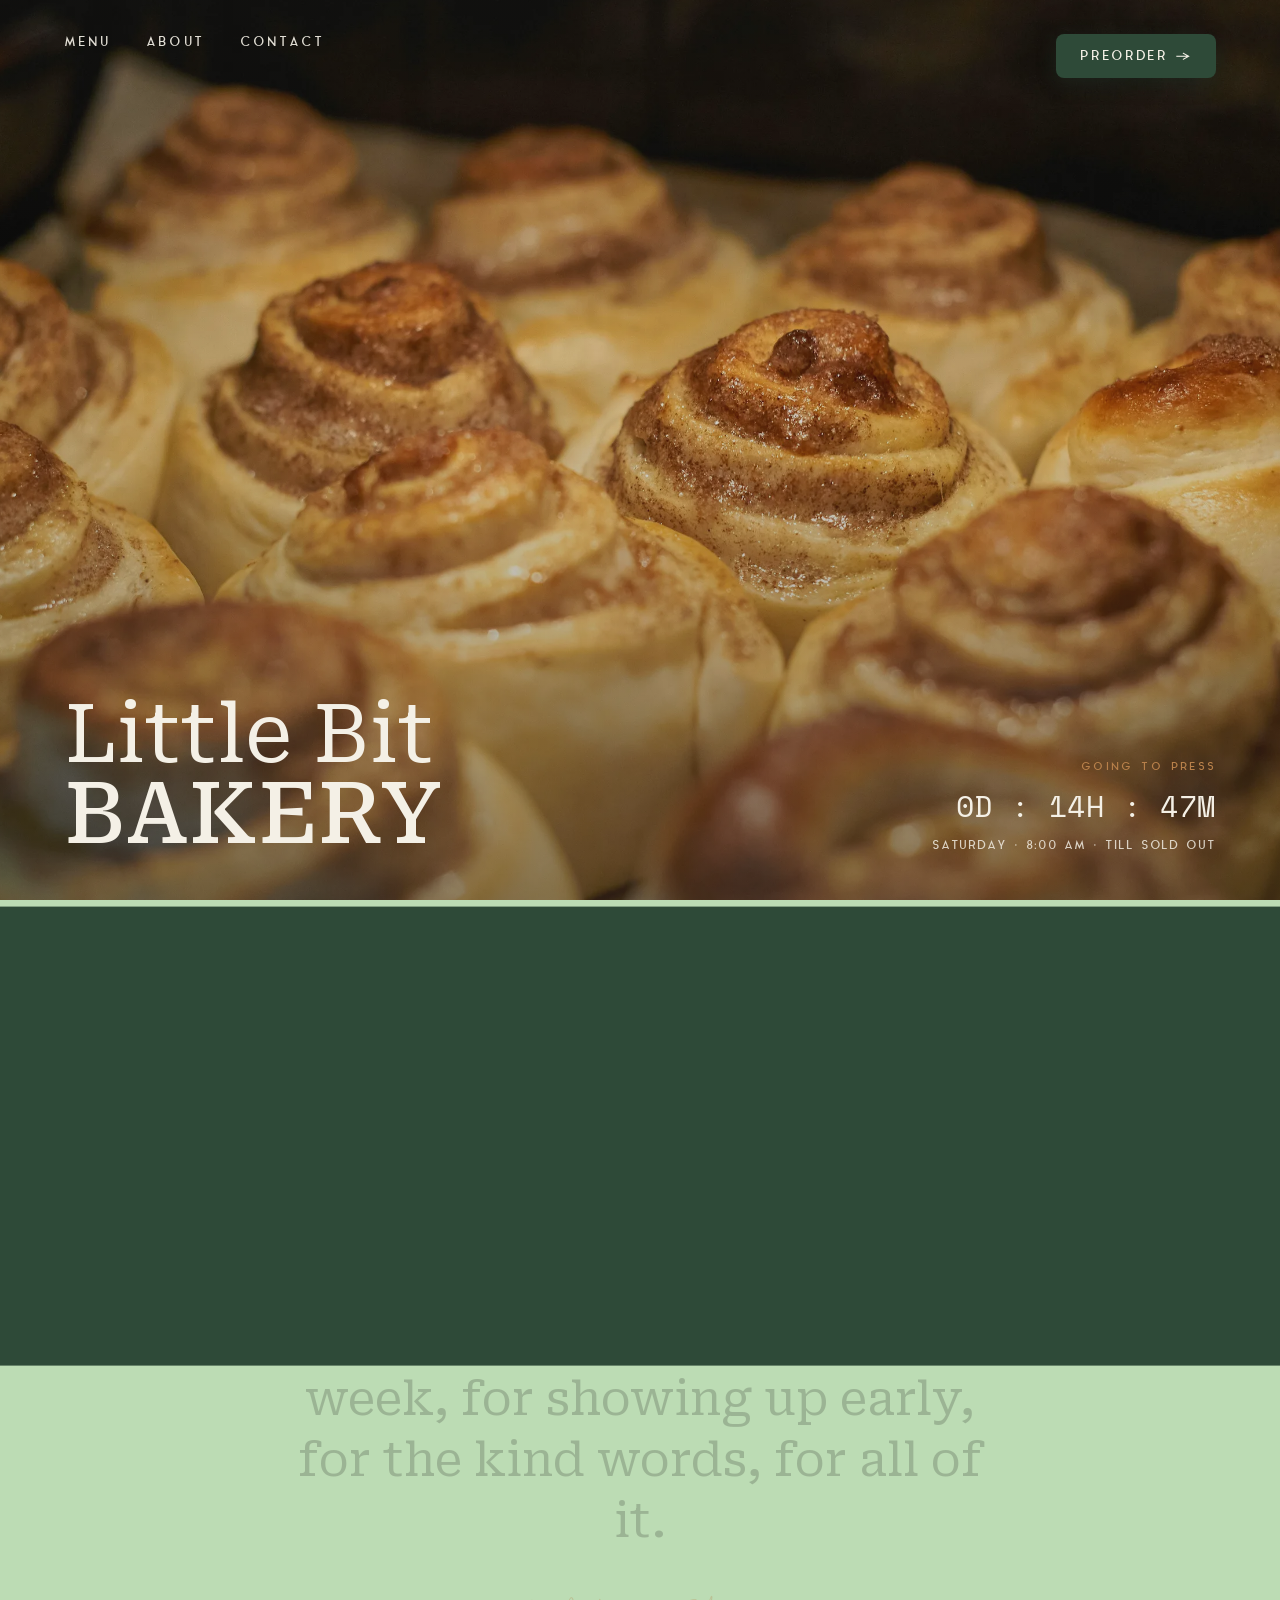
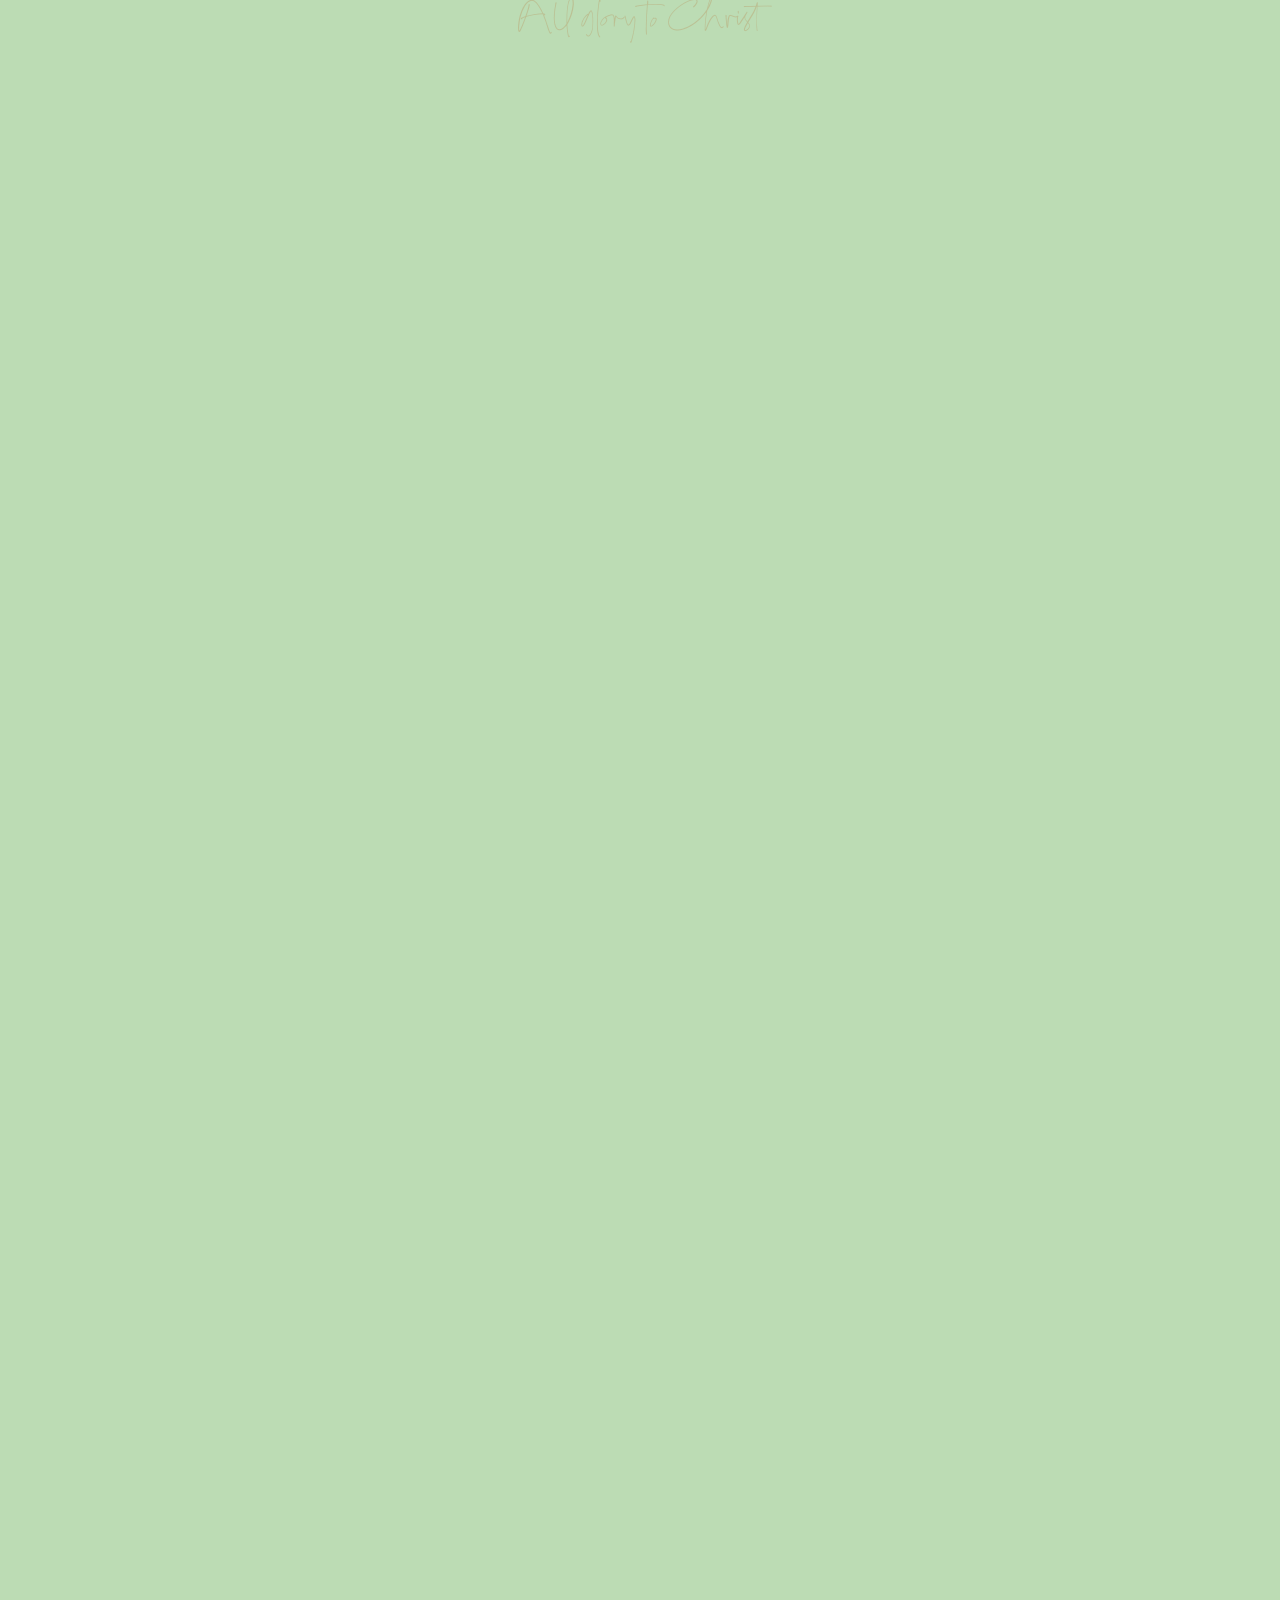
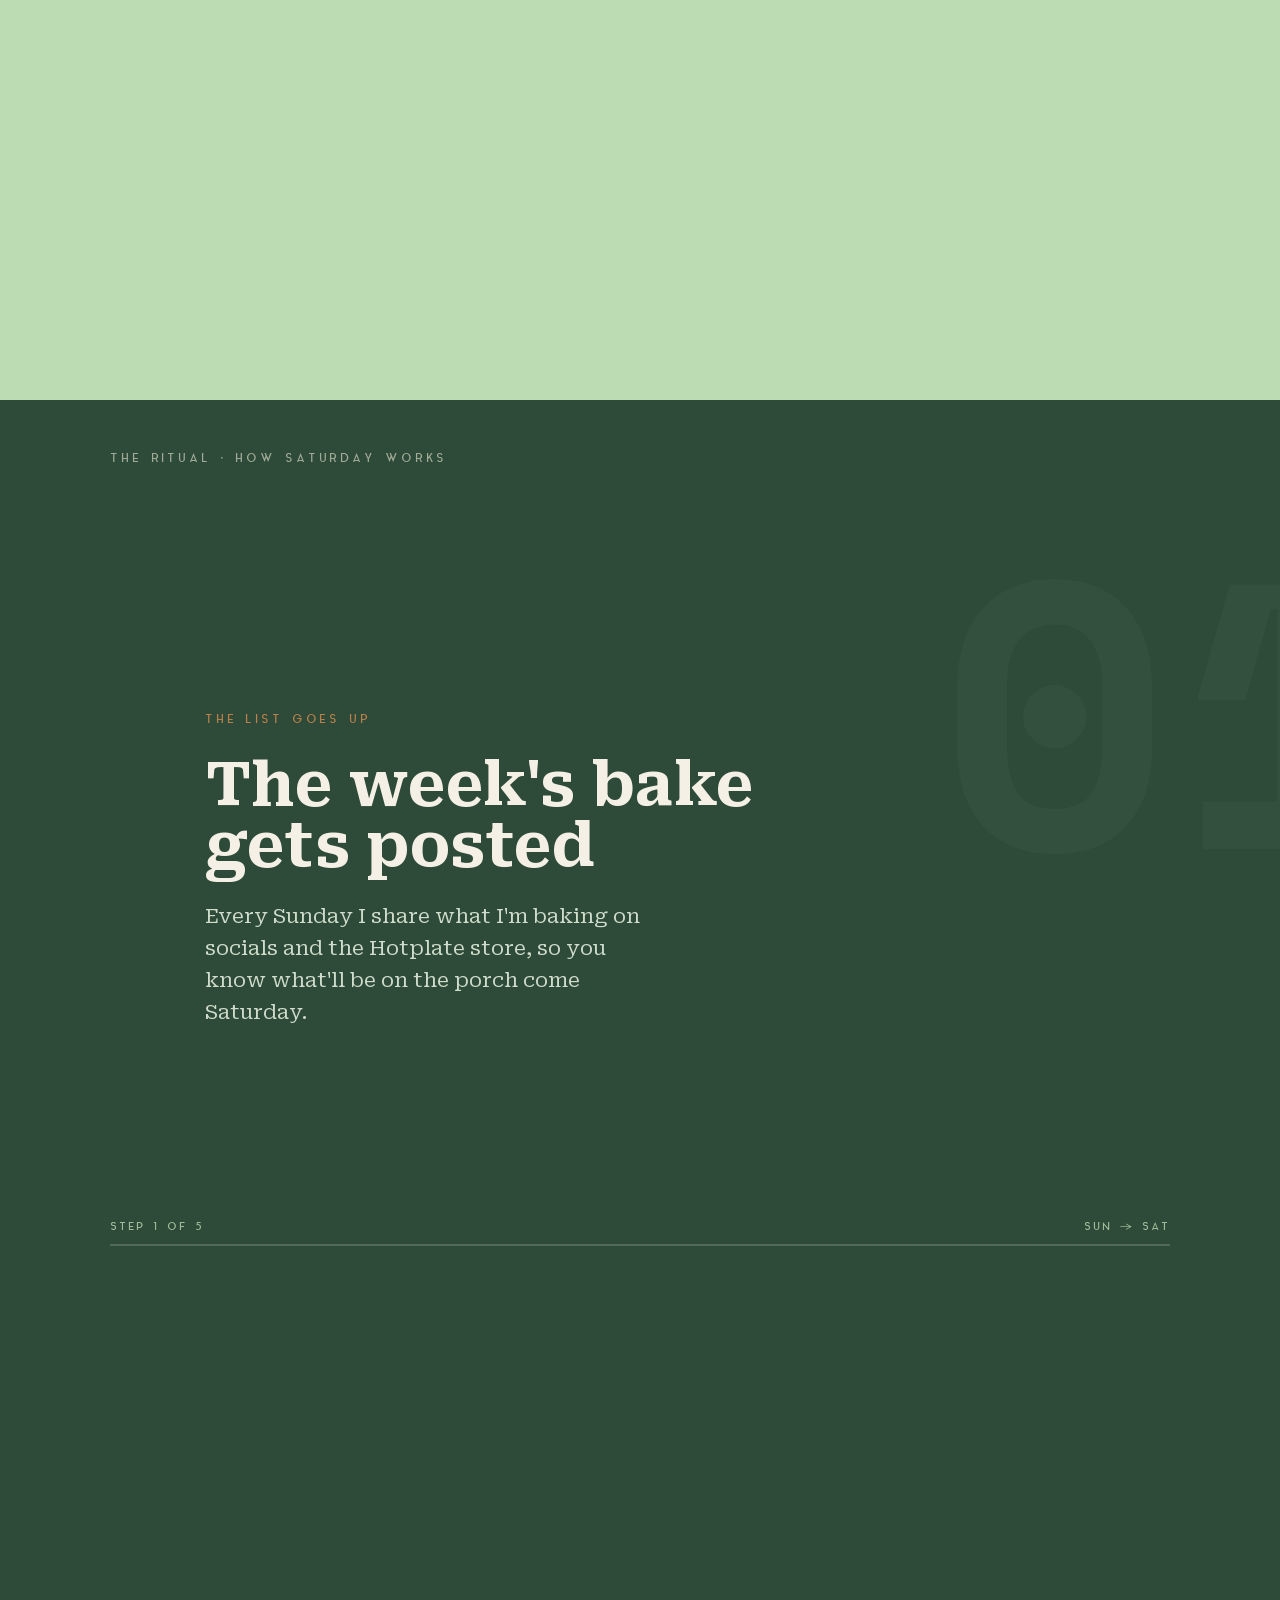
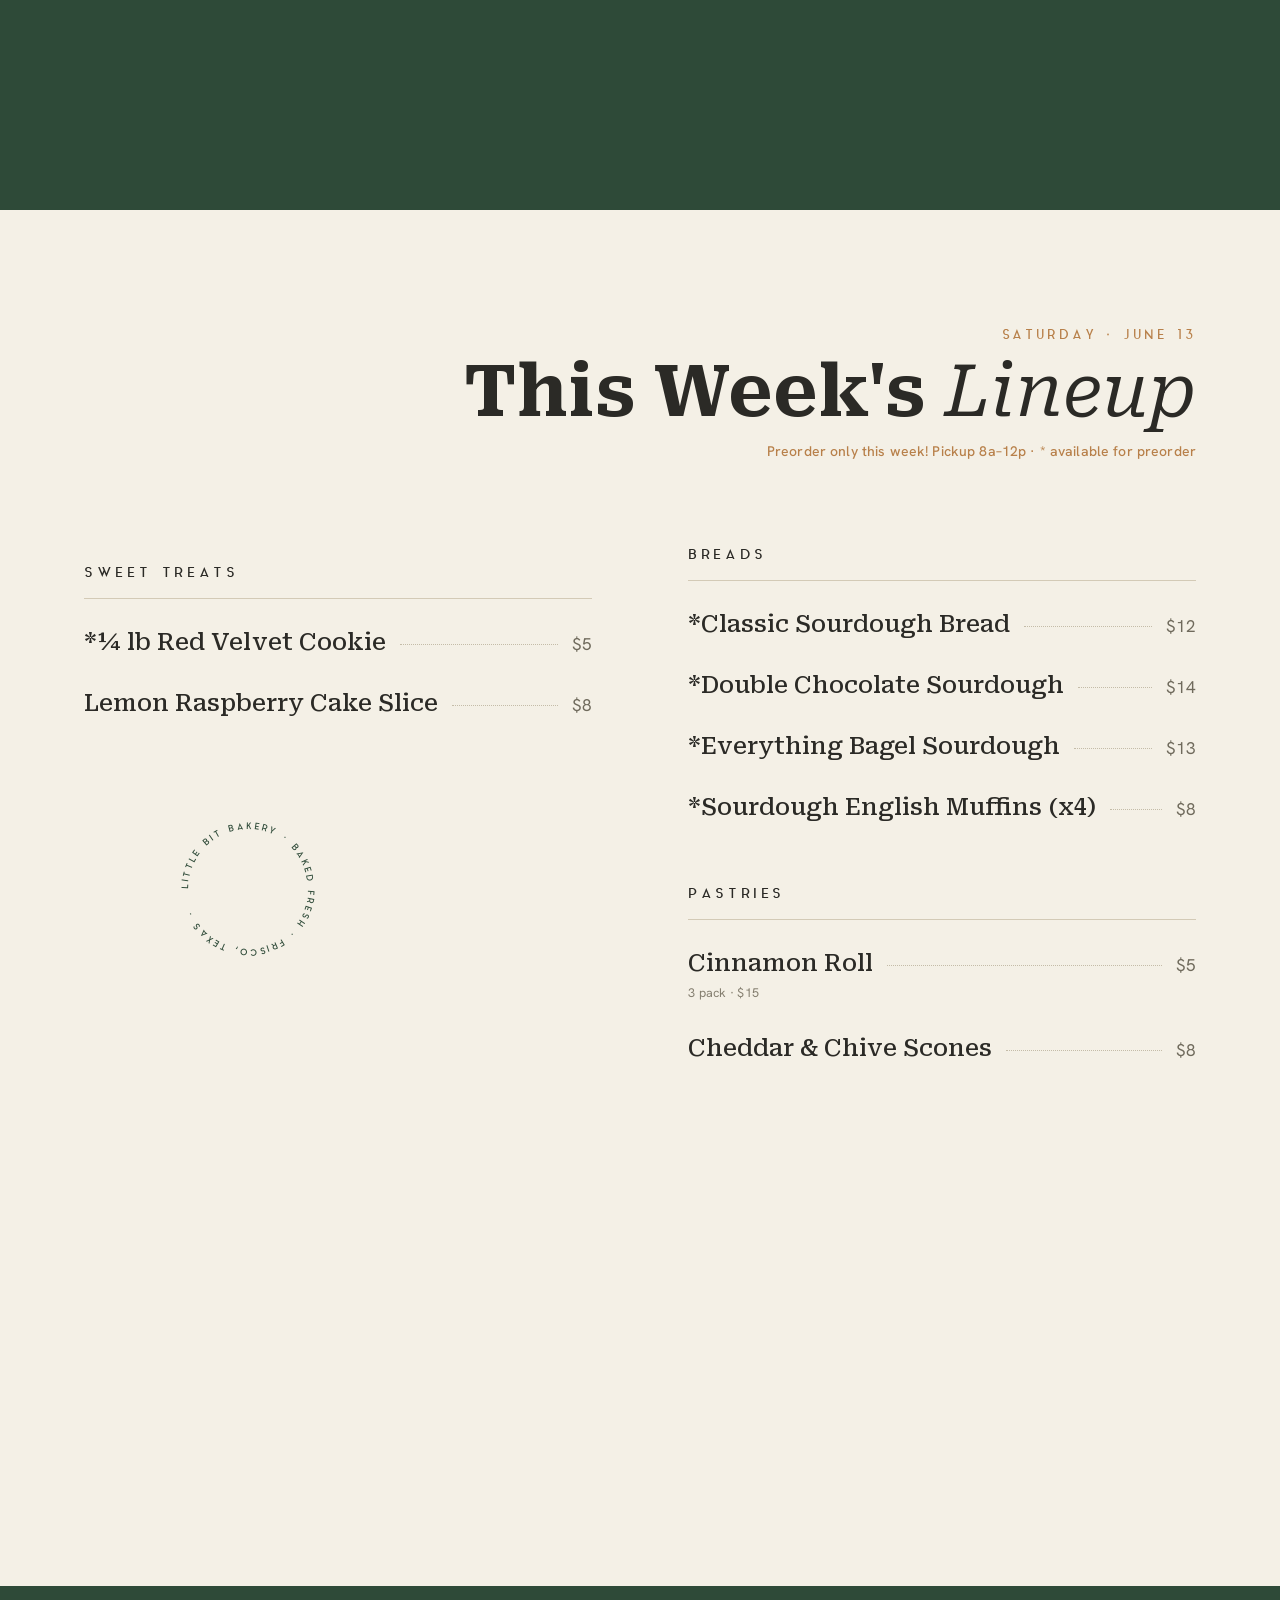
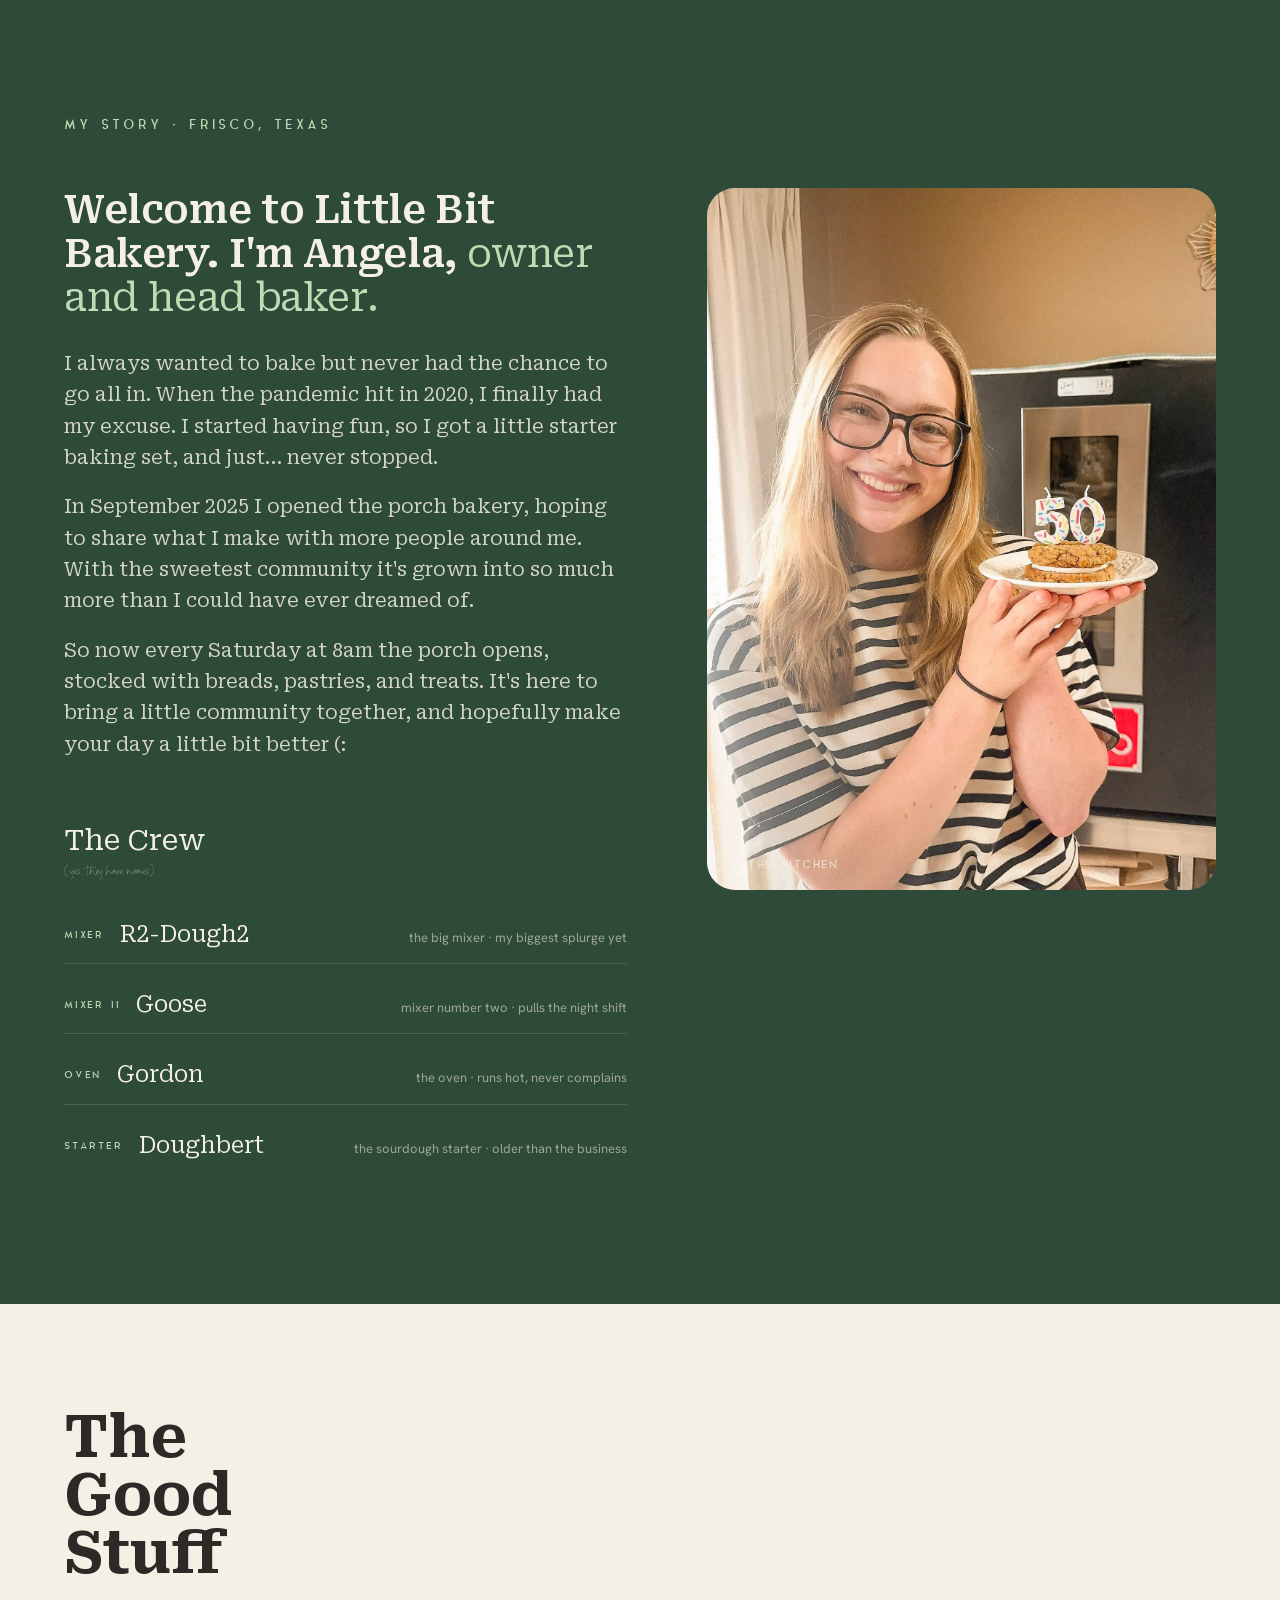
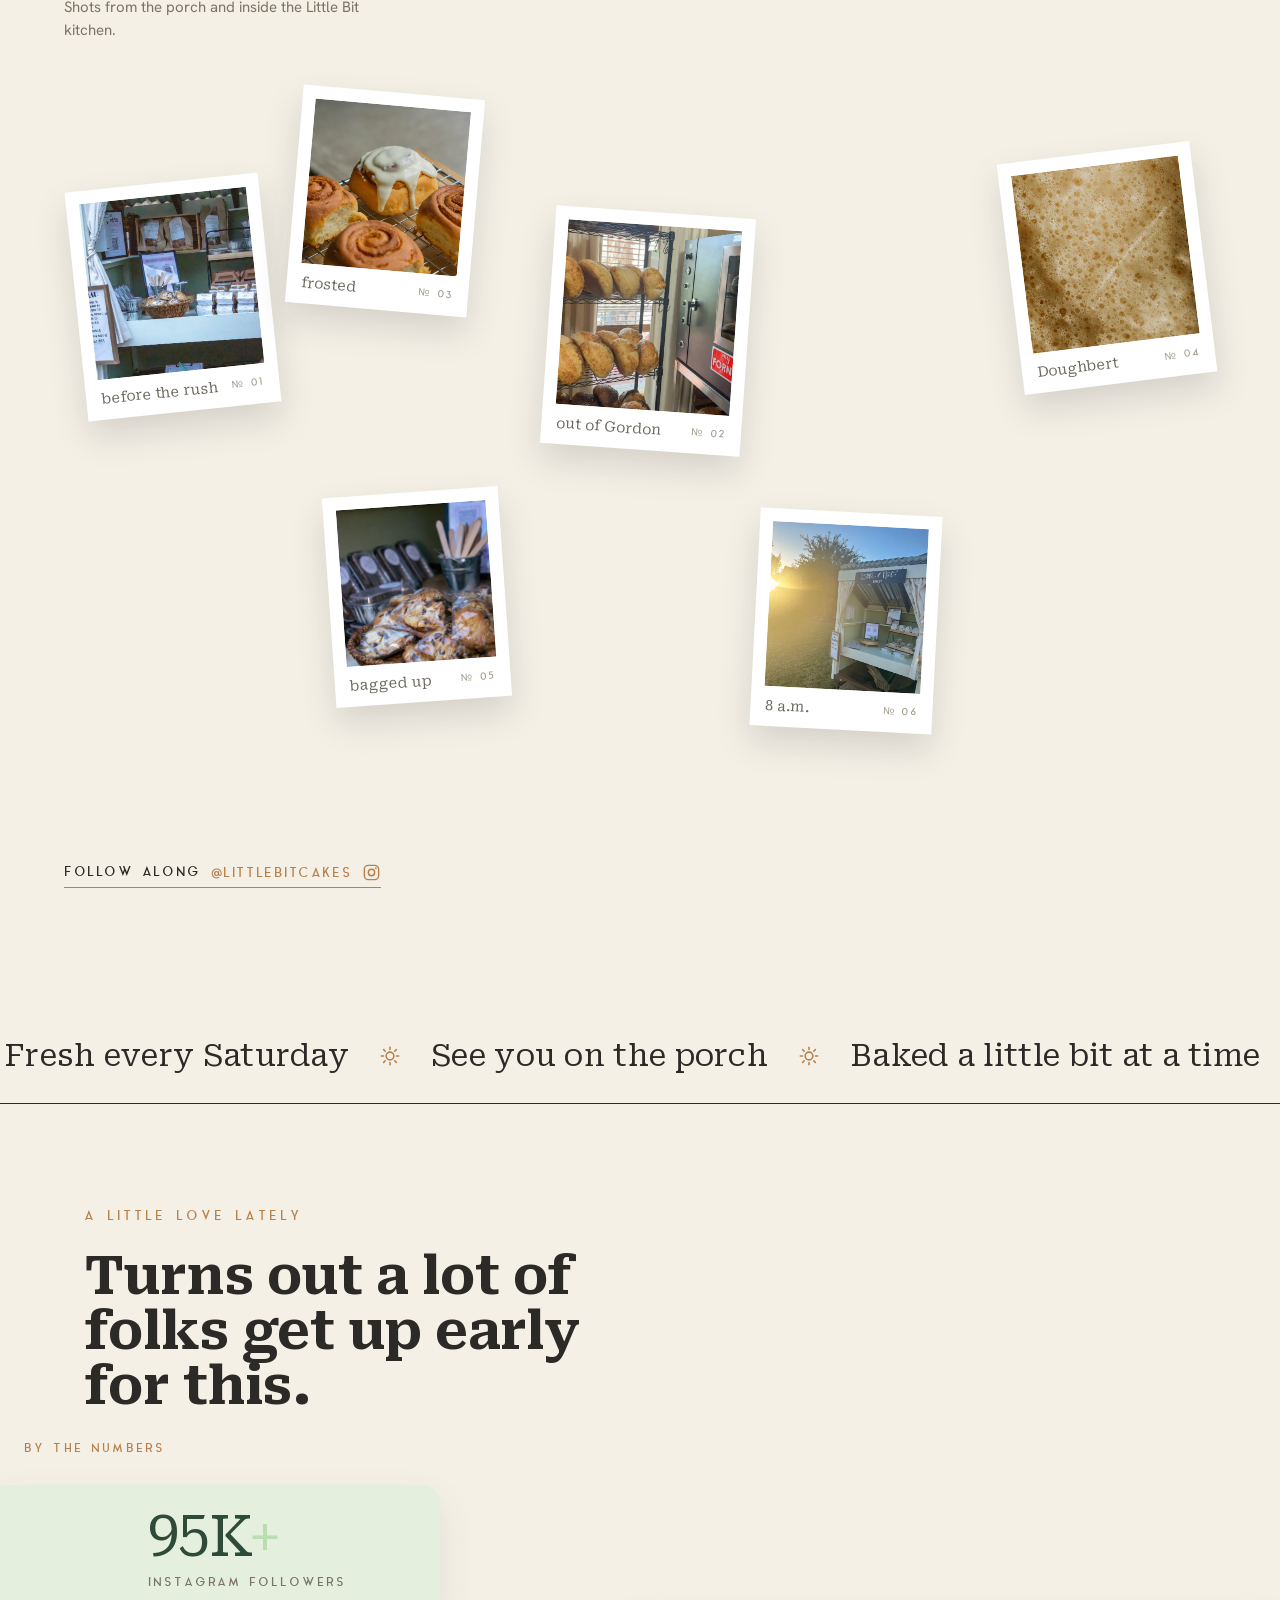
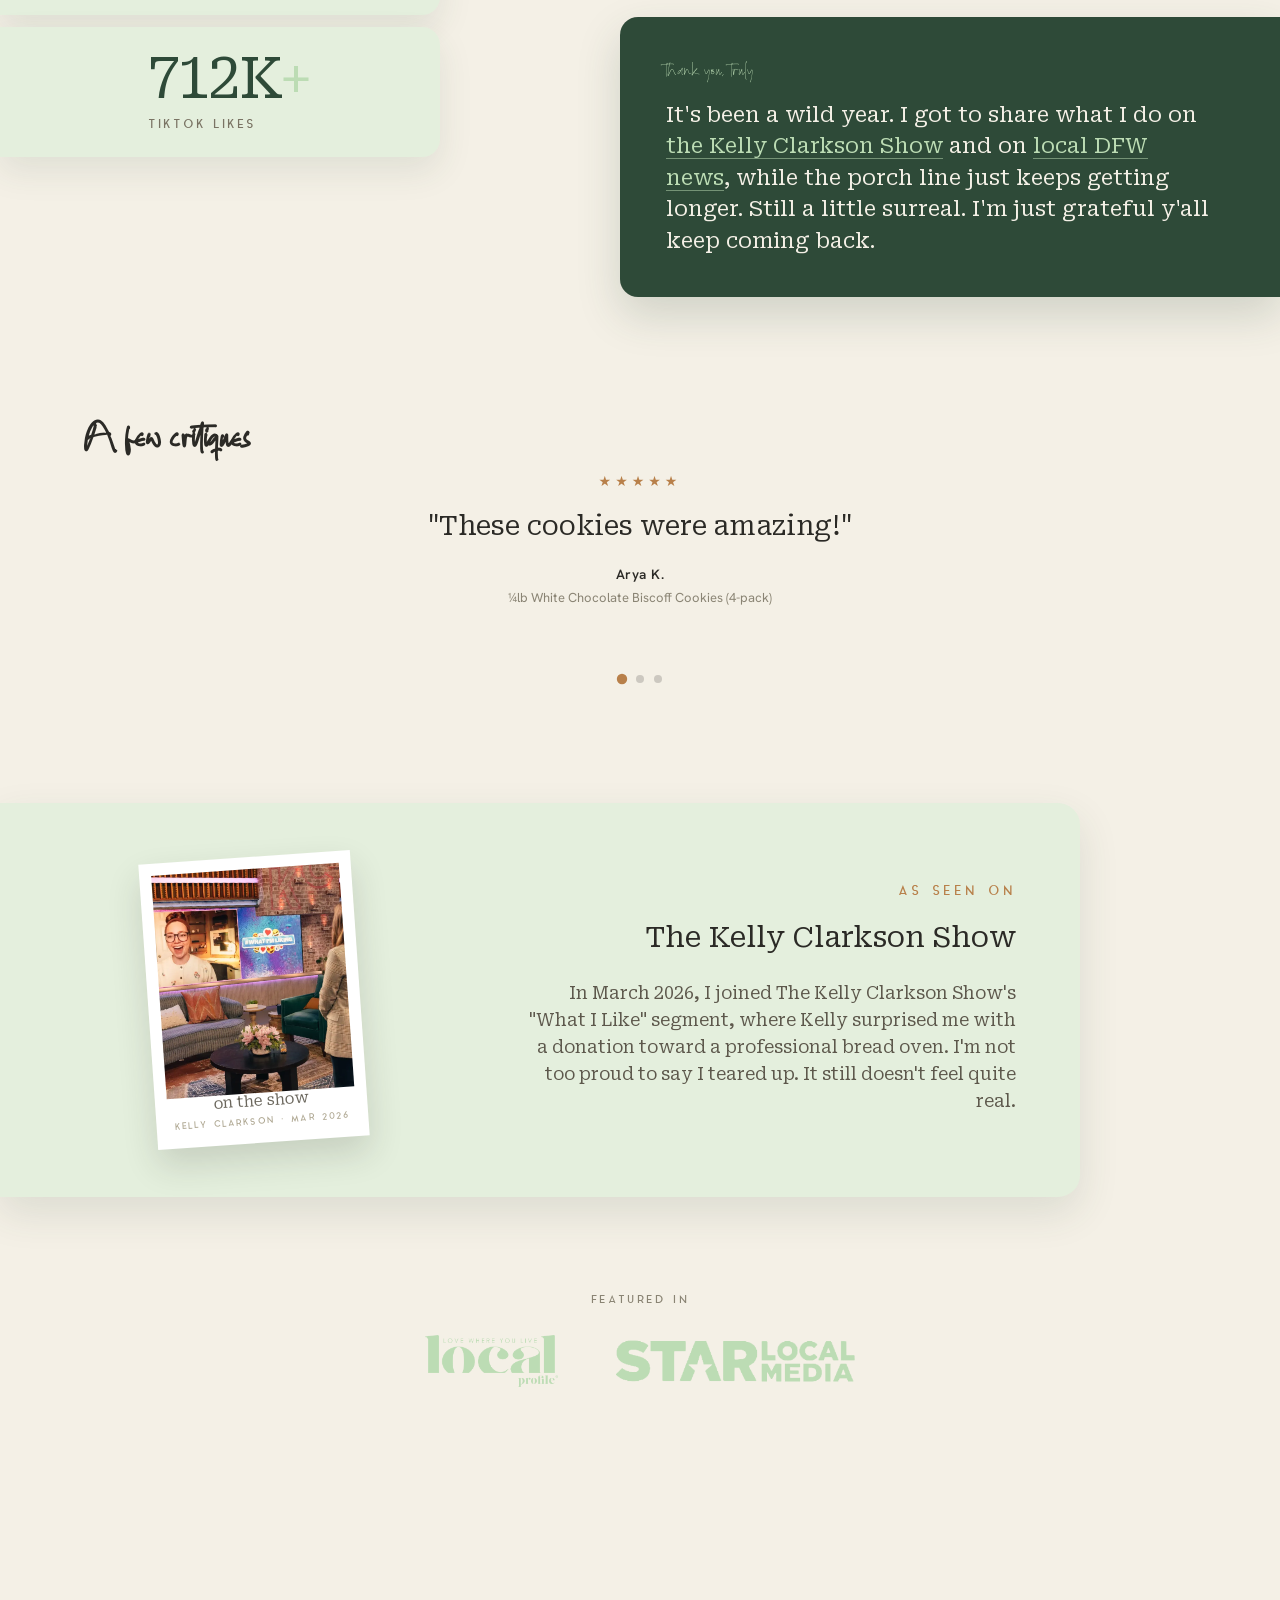
<file: lbbproto/index.html>
<!DOCTYPE html>
<html lang="en">
<head>
<meta charset="UTF-8">
<meta name="viewport" content="width=device-width, initial-scale=1.0, viewport-fit=cover">
<title>Little Bit Bakery — Frisco, Texas</title>
<!-- single-file build v41 · footer revert + footerfloor backstop + HSW lead-in + HSW jank fix -->
<meta name="description" content="A one-woman porch bakery in Frisco, Texas. Fresh sourdough, pastries, and treats every Saturday at 8am, till sold out.">
<link rel="preload" as="image" href="LBBphotos/lbbstock3editcompressed.webp" fetchpriority="high">
<link rel="stylesheet" href="fonts.css?v=13">
<style>
/* ============================================================
   LITTLE BIT BAKERY — consolidated production styles
   Assembly of 9 section wireframes. Concept by benji.
   Each section's CSS is namespaced under its unique root class
   (.hero .hsec .menu-sec .about .gal .love .cakes-sec .visit .footer)
   so the generic class names (.body .eyebrow .photo .field .wordmark
   .kicker) that repeat across files never collide.
   ============================================================ */

/* ---------- FONTS: see fonts.css (linked before this file) ---------- */

/* ---------- TOKENS ---------- */
:root{
  /* locked palette */
  --ink:#2B2A26; --paper:#F4F0E6; --paper2:#EAE3D2;
  --sage:#BCDCB4; --sage-mist:#E4EFDD; --sage-soft:#D2E6CC; --pine:#2E4A38;
  --caramel:#B8804A; --rose:#C98979; --cream:#F4F0E6;
  --line:rgba(43,42,38,.14); --line-pine:rgba(244,240,230,.16);
  --safe-top: env(safe-area-inset-top, 0px);
  --safe-bottom: env(safe-area-inset-bottom, 0px);
  /* type stack */
  --serif:'Avrile Serif',Georgia,'Times New Roman',serif;
  --sans-display:'Aqua Grotesque','Hanken Grotesk',system-ui,sans-serif;
  --sans:'Hanken Grotesk',system-ui,-apple-system,sans-serif;
  --mono:'Space Mono',ui-monospace,'SFMono-Regular',monospace;
  --script:'Salt Waves','Avrile Serif',cursive;
  --ease:cubic-bezier(.22,.61,.36,1);
}

/* ---------- RESET / BASE ---------- */
*{margin:0;padding:0;box-sizing:border-box}
html{-webkit-text-size-adjust:100%;background:transparent}
body{font-family:var(--sans);background:var(--paper);color:var(--ink);-webkit-font-smoothing:antialiased;text-rendering:optimizeLegibility}
img{max-width:100%;display:block}

.page{position:relative;background:var(--paper)}

/* ---------- LENIS (eased scroll) ---------- */
html.lenis,html.lenis body{height:auto}
.lenis.lenis-smooth{scroll-behavior:auto !important}
.lenis.lenis-smooth [data-lenis-prevent]{overscroll-behavior:contain}
.lenis.lenis-stopped{overflow:hidden}
.lenis.lenis-smooth iframe{pointer-events:none}

/* ---------- GLOBAL KEYFRAMES ---------- */
@keyframes spinCCW{from{transform:rotate(0)}to{transform:rotate(-360deg)}}
@keyframes tickerScroll{from{transform:translateX(0)}to{transform:translateX(-50%)}}
@keyframes heroFade{to{opacity:1}}
@keyframes heroRise{from{opacity:0;transform:translateY(18px)}to{opacity:1;transform:none}}
/* hero TYPE staggered entrance (type only — photo untouched) */
@keyframes heroLabelDrop{from{opacity:0;transform:translateY(-10px)}to{opacity:1;transform:none}}
@keyframes heroMarkRise{from{opacity:0;transform:translateY(18px);filter:blur(10px)}to{opacity:1;transform:none;filter:blur(0)}}
@keyframes heroCountRise{from{opacity:0;transform:translateY(16px)}to{opacity:1;transform:none}}

/* ---------- BOOT / LOAD ANIMATION ---------- */
#boot{position:fixed;inset:0;z-index:9999;overflow:hidden}
#boot .boot-panel{position:absolute;left:0;right:0;height:51%;background:var(--pine);z-index:2}
/* iOS chrome fix (experiment v37): the boot is the topmost layer at first paint, so Safari
   samples ITS pixels in the safe-area strips for the status-bar/toolbar tint — and that pine
   sample sticks (no programmatic re-sample works here). Tint ONLY the safe-area edge of each
   panel to the hero's resting chrome (paper top / sage bottom); the rest stays pine so the
   open animation is identical. On desktop --safe-top/bottom = 0px, so panels stay fully pine.
   ROLLBACK: delete the two background gradients below to restore solid-pine panels. */
#boot .boot-top{top:0;background:linear-gradient(180deg,var(--paper) 0,var(--paper) var(--safe-top),var(--pine) var(--safe-top),var(--pine) 100%)}
#boot .boot-bottom{bottom:0;background:linear-gradient(180deg,var(--pine) 0,var(--pine) calc(100% - var(--safe-bottom)),var(--sage) calc(100% - var(--safe-bottom)),var(--sage) 100%)}
#boot.open .boot-top{transform:translateY(-101%);transition:transform .85s var(--ease)}
#boot.open .boot-bottom{transform:translateY(101%);transition:transform .85s var(--ease)}
#boot .boot-words{position:absolute;inset:0;z-index:3;display:flex;flex-direction:column;align-items:center;justify-content:center;text-align:center;gap:.02em}
#boot.open .boot-words{opacity:0;transition:opacity .4s var(--ease)}
#boot .bw-line{font-family:var(--serif);color:var(--cream);line-height:1.05;font-size:clamp(40px,7vw,100px);font-weight:500}
#boot .bw{display:inline-block;opacity:.5;transition:transform 1.15s var(--ease),opacity 1.15s var(--ease)}
#boot.go .bw{opacity:1;transform:translate(0,0) !important}
#boot .bw[data-w="make"]{transform:translate(-32vw,-7vh)}
#boot .bw[data-w="your"]{transform:translate(0,-34vh)}
#boot .bw[data-w="day"]{transform:translate(28vw,15vh)}
#boot .bw[data-w="a"]{transform:translate(-24vw,22vh)}
#boot .bw[data-w="bit"]{transform:translate(30vw,5vh)}
#boot .bw[data-w="better"]{transform:translate(0,33vh)}

/* ---------- CUSTOM RING CURSOR (hero only, pointer devices) ---------- */
#cursor{position:fixed;top:0;left:0;width:30px;height:30px;margin:-15px 0 0 -15px;border:1.5px solid rgba(244,240,230,.85);border-radius:50%;pointer-events:none;z-index:9998;opacity:0;transition:opacity .3s var(--ease);will-change:transform}
#cursor.on{opacity:1}
.hero-cursor,.hero-cursor *{cursor:none}
@media (hover:none),(pointer:coarse){#cursor{display:none}}
@media (prefers-reduced-motion:reduce){#cursor{display:none}}

/* ---------- NAV-TAB TRANSITION CURTAIN (Menu / About only) ---------- */
/* two pine panels close to meet in the middle, the page jumps to the target
   section behind them, then they open back up — a transition, not a fast scroll */
#navcurtain{position:fixed;inset:0;z-index:9000;pointer-events:none}
#navcurtain.run{pointer-events:auto}
#navcurtain .nc-top,#navcurtain .nc-bottom{position:absolute;left:-1px;right:-1px;height:51%;background:var(--pine);will-change:transform;backface-visibility:hidden;transition:transform .5s var(--ease)}
#navcurtain .nc-top{top:-2px;transform:translate3d(0,-101%,0)}
#navcurtain .nc-bottom{bottom:-2px;transform:translate3d(0,101%,0)}
#navcurtain.closed .nc-top,#navcurtain.closed .nc-bottom{transform:translate3d(0,0,0)}
@media (prefers-reduced-motion:reduce){#navcurtain{display:none}}

/* ============================================================
   1 · HERO  (.hero)
   ============================================================ */
/* FULL-BLEED: photo fills the entire hero; wordmark + countdown + nav are
   overlaid on top, with a gentle scrim so the text stays legible. */
.hero{position:relative;height:100vh;height:100dvh;min-height:600px;background:#2B2A26 url("LBBphotos/lbbstock3editcompressed.webp") center/cover no-repeat;overflow:hidden}
.hero .hero-photo{position:absolute;inset:-12px 0;width:100%;height:calc(100% + 24px)}
.hero .hero-img{position:absolute;inset:0;width:100%;height:100%;object-fit:cover;display:block}
.hero .hero-photo::after{content:"";position:absolute;inset:0;background:linear-gradient(180deg,rgba(43,42,38,.34),rgba(43,42,38,.18) 42%,rgba(43,42,38,.5));pointer-events:none}
/* anchored to the bottom; wordmark bottom-left, countdown bottom-right (desktop) */
.hero .hero-type{position:absolute;inset:0;z-index:3;display:flex;flex-direction:column;justify-content:flex-end;align-items:center}
.hero .body{display:flex;flex-direction:row;align-items:flex-end;justify-content:space-between;width:100%;gap:24px;padding:0 64px 46px}
.hero .wordmark{text-align:left}
.hero .wordmark .lb{font-family:var(--serif);font-weight:400;display:block;line-height:1;font-size:clamp(56px,6.2vw,94px);color:var(--cream)}
.hero .wordmark .bk{font-family:var(--serif);font-weight:500;display:block;line-height:.92;font-size:clamp(60px,6.6vw,100px);letter-spacing:.01em;margin-top:2px;color:var(--cream)}
.hero .count{text-align:right}
.hero .count .cl{font-family:var(--sans-display);font-size:11px;letter-spacing:.2em;text-transform:uppercase;color:var(--caramel);font-weight:600;display:block;margin-bottom:9px}
.hero .count .ct{font-family:var(--mono);font-size:30px;color:var(--cream);font-variant-numeric:tabular-nums;letter-spacing:.02em;display:block}
.hero .count .cs{font-family:var(--sans-display);font-size:11.5px;letter-spacing:.08em;color:rgba(244,240,230,.82);text-transform:uppercase;display:block;margin-top:9px}
.hero .wordmark,.hero .count .cl,.hero .count .ct,.hero .count .cs{opacity:0}
body.hero-in .hero .count .cl{animation:heroLabelDrop .5s var(--ease) 0s both}
body.hero-in .hero .wordmark{animation:heroMarkRise .7s var(--ease) .2s both}
body.hero-in .hero .count .ct{animation:heroCountRise .6s var(--ease) .45s both}
body.hero-in .hero .count .cs{animation:heroCountRise .6s var(--ease) .55s both}
.hero .nav{position:absolute;top:0;left:0;right:0;z-index:6;display:flex;align-items:flex-start;justify-content:space-between;padding:34px 64px;pointer-events:none}
.hero .nav .tabs,.hero .nav .cta{pointer-events:auto}
.hero .tabs{display:flex;gap:36px}
.hero .tabs a{font-family:var(--sans-display);font-size:13px;letter-spacing:.16em;text-transform:uppercase;color:var(--cream);text-decoration:none;font-weight:500;opacity:.92;transition:opacity .2s}
.hero .tabs a:hover{opacity:1}
.hero .cta{font-family:var(--sans-display);font-size:12.5px;letter-spacing:.13em;text-transform:uppercase;font-weight:600;color:var(--paper);background:var(--pine);padding:13px 24px;text-decoration:none;display:inline-flex;align-items:center;gap:9px;border-radius:8px;box-shadow:0 6px 20px rgba(46,74,56,.3)}
.hero .cta .arr{transition:transform .3s}.hero .cta:hover .arr{transform:translateX(4px)}
@media(max-width:760px){
  .hero{min-height:560px}
  /* mobile: stack centered, still anchored to the bottom of the hero */
  .hero .body{flex-direction:column;align-items:center;justify-content:flex-end;gap:20px;padding:0 24px 40px}
  .hero .wordmark{text-align:center}.hero .count{text-align:center}
  .hero .wordmark .lb{font-size:46px}.hero .wordmark .bk{font-size:50px}
  .hero .count .ct{font-size:26px}
  .hero .nav{padding:22px}.hero .tabs{gap:18px}.hero .tabs a{font-size:11px;letter-spacing:.1em}.hero .cta{padding:10px 16px;font-size:11px}
}

/* ============================================================
   1.5 · APPRECIATION  (sage, pinned, word-by-word highlight)
   ============================================================ */
.appreciation{position:relative;height:300vh;background:var(--sage)}
.appreciation-pin{position:sticky;top:0;height:100vh;display:flex;flex-direction:column;align-items:center;justify-content:center;text-align:center;padding:0 8vw;background:var(--sage);overflow:hidden}
.appreciation .sunrise{width:64px;height:auto;color:var(--pine);opacity:.6;margin-bottom:44px;flex:none}
.appreciation-copy{max-width:720px}
.appr-line{font-family:var(--serif);font-size:clamp(28px,3.6vw,48px);line-height:1.32;margin:0 0 .55em}
.appr-line .w{color:rgba(43,42,38,.22);transition:color .45s var(--ease)}
.appr-line .w.lit{color:var(--ink)}
.appr-script{font-family:var(--script);font-size:clamp(34px,4.4vw,60px);line-height:1.05;margin-top:.65em}
.appr-script .w{color:rgba(184,128,74,.30);transition:color .45s var(--ease)}
.appr-script .w.lit{color:var(--caramel)}
@media(max-width:760px){
  .appreciation-copy{max-width:none}
  .appreciation .sunrise{width:52px;margin-bottom:32px}
}
@media (prefers-reduced-motion: reduce){
  .appreciation{height:auto}
  .appreciation-pin{position:static;height:auto;min-height:100vh}
  .appr-line .w,.appr-script .w{transition:none}
  .appr-line .w{color:var(--ink)}
  .appr-script .w{color:var(--caramel)}
}

/* ============================================================
   2 · HOW SATURDAY WORKS  (.hsec)
   ============================================================ */
.hsec{position:relative;height:690vh;background:var(--pine);--hgap:0px}
.hsec .sticky{position:sticky;top:0;height:100vh;overflow:hidden}
.hsec .track{display:flex;height:100vh;width:calc(100vw * 5 + var(--hgap,0px) * 4 + var(--hlead,0px));gap:var(--hgap,0px);padding-left:var(--hlead,0px);will-change:transform}   /* 5 panels × 100vw + 4 inter-panel pine gaps (--hgap, mobile only) */
.hsec .panel{position:relative;width:100vw;height:100vh;flex:0 0 100vw;display:flex;flex-direction:column;justify-content:center;padding:0 16vw;color:var(--paper)}
.hsec .bgnum{position:absolute;left:92vw;top:34%;transform:translate(-50%,-50%);font-family:var(--mono);font-weight:700;font-size:42vh;line-height:1;color:#3a5847;opacity:.45;z-index:0;pointer-events:none;user-select:none;letter-spacing:.02em}
.hsec .pinner{position:relative;z-index:2;max-width:560px;margin-top:40px}
.hsec .kicker{font-family:var(--sans-display);font-size:12px;letter-spacing:.24em;text-transform:uppercase;color:var(--caramel);font-weight:600;margin-bottom:26px;display:block}
.hsec .ptitle{font-family:var(--serif);font-size:60px;line-height:1.02;color:var(--paper);margin-bottom:24px;letter-spacing:.005em}
.hsec .pbody{font-family:var(--serif);font-size:20px;line-height:1.6;color:#cfdccb;max-width:42ch}
.hsec .intro{position:absolute;left:110px;top:46px;z-index:4}
.hsec .sectkr{font-family:var(--sans-display);font-size:12px;letter-spacing:.24em;text-transform:uppercase;color:#9fab97;font-weight:600}
.hsec .cta-panel{align-items:center;text-align:center;padding:0 40px}
.hsec .cta-panel .pinner{max-width:680px;margin:0 auto}
.hsec .cta-panel .ctatitle{font-family:var(--serif);font-size:64px;line-height:1.05;color:var(--paper);margin-bottom:18px}
.hsec .cta-panel .ctasub{font-family:var(--serif);font-size:19px;color:#cfdccb;margin-bottom:40px;line-height:1.6}
.hsec .cta-btn{display:inline-flex;align-items:center;gap:12px;font-family:var(--sans-display);font-size:13px;letter-spacing:.14em;text-transform:uppercase;font-weight:600;color:var(--pine);background:var(--paper);padding:18px 34px;text-decoration:none;border-radius:2px}
.hsec .cta-btn .arr{transition:transform .3s}.hsec .cta-btn:hover .arr{transform:translateX(5px)}
.hsec .cta-panel .bgnum{color:#3a5847;opacity:.4}
.hsec .pbar{position:absolute;left:110px;right:110px;bottom:54px;height:2px;background:rgba(244,240,230,.18);z-index:5}
.hsec .pbar .fill{height:100%;width:100%;transform:scaleX(0);transform-origin:left center;background:var(--caramel);transition:transform .1s linear}
.hsec .plabel{position:absolute;left:110px;bottom:66px;font-family:var(--sans-display);font-size:11px;letter-spacing:.18em;text-transform:uppercase;color:#9fbb9a;z-index:5}
.hsec .pcount{position:absolute;right:110px;bottom:66px;font-family:var(--sans-display);font-size:11px;letter-spacing:.18em;text-transform:uppercase;color:#9fbb9a;z-index:5;font-variant-numeric:tabular-nums}
@media(max-width:760px){
  .hsec{--hgap:50vw;--hlead:38vw}   /* --hgap: pine between steps · --hlead: pine runway BEFORE step 1 so you flow in instead of blowing past it (mobile only; tune freely) */
  .hsec .panel{padding:0 24px}.hsec .ptitle{font-size:38px}.hsec .pbody{font-size:17px;max-width:none}
  .hsec .bgnum{font-size:30vh;left:auto;right:10vw}
  .hsec .intro{left:28px;top:80px}.hsec .secttl{font-size:22px}
  .hsec .pbar,.hsec .plabel{left:28px}.hsec .pbar{right:28px}.hsec .pcount{right:28px}
  .hsec .cta-panel .ctatitle{font-size:40px}
}

/* HSW — compositor-driven horizontal scroll (survives iOS Low Power Mode) */
@supports (animation-timeline: view()){
  .hsec{view-timeline:--hsw block}
  .hsec .track{
    animation:hsw-track linear both;
    animation-timeline:--hsw;
    animation-range:contain 0% contain 100%;   /* contain = the span where .hsec fully covers the viewport = exactly the pinned span (top-hits-top → bottom-hits-bottom) */
  }
  .hsec .pbar .fill{
    animation:hsw-fill linear both;
    animation-timeline:--hsw;
    animation-range:contain 0% contain 100%;
    transition:none;   /* CSS drives scaleX directly — drop the .1s transition so it tracks scroll exactly */
  }
  @keyframes hsw-track{
    from{transform:translate3d(0,0,0)}
    to{transform:translate3d(calc(-1 * (100vw * 5 + var(--hgap,0px) * 4 + var(--hlead,0px) - 100vw)),0,0)}
  }
  @keyframes hsw-fill{
    from{transform:scaleX(0)}
    to{transform:scaleX(1)}
  }
}

/* ---------- REDUCED MOTION: hero type + HSW ---------- */
@media (prefers-reduced-motion: reduce){
  /* hero type shown immediately — no entrance */
  .hero .count .cl,.hero .wordmark,.hero .count .ct,.hero .count .cs{
    opacity:1;transform:none;filter:none;animation:none;
  }
  /* HSW: unwind the pin/horizontal track into a clean vertical sequence */
  .hsec{height:auto}
  .hsec .sticky{position:static;height:auto;overflow:visible}
  .hsec .intro{position:static;left:auto;top:auto;padding:44px 24px 0}
  .hsec .track{display:block;width:auto;height:auto;transform:none !important;animation:none !important;gap:0;padding-left:0}
  .hsec .pbar,.hsec .plabel,.hsec .pcount{display:none}
  .hsec .pbar .fill{animation:none !important}
  /* designed stacked step — editorial calm, like Menu/Crew */
  .hsec .panel{
    position:relative;width:100%;height:auto;flex:none;
    display:block;
    padding:44px 24px;
    border-top:1px solid rgba(244,240,230,.14);
    overflow:hidden;
  }
  .hsec .panel:first-of-type{border-top:none}
  /* quiet Space Mono number overlay behind each step */
  .hsec .bgnum{
    position:absolute;left:auto;right:16px;top:50%;transform:translateY(-50%);
    font-size:clamp(90px,26vw,150px);
    opacity:.22;z-index:0;
  }
  .hsec .pinner{position:relative;z-index:2;max-width:640px;margin:0;}
  .hsec .ptitle{font-size:clamp(30px,7vw,42px);margin-bottom:16px;}
  .hsec .pbody{font-size:18px;max-width:52ch;}
  .hsec .cta-panel{padding:44px 24px;text-align:left;align-items:stretch;}
  .hsec .cta-panel .pinner{max-width:none;margin:0;}
}

/* ============================================================
   3 · MENU  (.menu-sec)
   ============================================================ */
.menu-sec{position:relative;max-width:1240px;margin:0 auto;padding:116px 64px 112px;overflow:hidden}
.menu-sec .m-head{text-align:right;margin-bottom:84px;opacity:0;transform:translateY(20px);transition:opacity .7s var(--ease),transform .7s var(--ease)}
.menu-sec .m-head.in{opacity:1;transform:none}
.menu-sec .m-head .date{font-family:var(--sans-display);font-size:13px;letter-spacing:.22em;text-transform:uppercase;color:var(--caramel);font-weight:600;display:block;margin-bottom:14px}
.menu-sec .m-head .title{font-family:var(--serif);font-size:70px;line-height:.98;letter-spacing:.005em}
.menu-sec .m-head .title em{font-style:italic;font-weight:400}
.menu-sec .m-note{font-family:var(--sans);font-size:14px;line-height:1.5;color:var(--caramel);font-weight:500;margin-top:14px;letter-spacing:.01em}
.menu-sec .m-grid{display:grid;grid-template-columns:1fr 1fr;gap:30px 96px;align-items:start}
.menu-sec .col-left{padding-top:18px}
.menu-sec .group{margin-bottom:64px;opacity:0;transform:translateY(26px);transition:opacity .8s var(--ease),transform .8s var(--ease)}
.menu-sec .group.in{opacity:1;transform:none}
/* stagger so groups drop in one-by-one even when they enter together */
.menu-sec .group[data-reveal="2"]{transition-delay:.12s}
.menu-sec .group[data-reveal="3"]{transition-delay:.24s}
.menu-sec .group:last-child{margin-bottom:0}
.menu-sec .gtitle{font-family:var(--sans-display);font-size:14px;letter-spacing:.26em;text-transform:uppercase;color:var(--ink);font-weight:600;margin-bottom:16px}
.menu-sec .grule{height:1px;background:#d3cab6;margin-bottom:30px}
.menu-sec .item{margin-bottom:34px}
.menu-sec .item:last-child{margin-bottom:0}
.menu-sec .iname{display:flex;align-items:baseline;gap:14px;margin-bottom:7px}
.menu-sec .iname .t{font-family:var(--serif);font-size:23px;color:var(--ink);font-weight:500}
.menu-sec .iname .star{color:var(--caramel);font-size:15px;transform:translateY(-2px)}
.menu-sec .iname .dots{flex:1;border-bottom:1px dotted #c4bca8;transform:translateY(-5px);min-width:24px}
.menu-sec .iname .pr{font-family:var(--sans);font-size:17px;color:#6f6a5c;font-variant-numeric:tabular-nums}
.menu-sec .idesc{font-family:var(--sans);font-size:14.5px;line-height:1.55;color:#847e6f;max-width:46ch}
.menu-sec .isub{font-family:var(--sans);font-size:12.5px;color:#847e6f;margin-top:3px;letter-spacing:.02em}
.menu-sec .legend{margin-top:64px;font-family:var(--sans-display);font-size:12px;letter-spacing:.1em;text-transform:uppercase;color:#8a8474;display:flex;align-items:center;gap:8px}
.menu-sec .legend .star{color:var(--caramel);font-size:13px}
.menu-sec .seal-wrap{position:absolute;left:150px;top:auto;bottom:22%;transform:none;width:156px;height:156px;pointer-events:none;opacity:0;transition:opacity 1s var(--ease)}
.menu-sec .seal-wrap.in{opacity:1}
.menu-sec .seal{width:100%;height:100%;animation:spinCCW 30s linear infinite}
.menu-sec .seal text{font-family:var(--sans-display);font-size:9px;letter-spacing:.22em;fill:var(--pine);text-transform:uppercase;font-weight:600}
@media(max-width:820px){
  .menu-sec{padding:72px 24px 86px}
  .menu-sec .m-head .title{font-size:42px}
  .menu-sec .m-grid{grid-template-columns:1fr;gap:0}
  .menu-sec .col-left{padding-top:0;order:2}.menu-sec .col-right{order:1;margin-bottom:64px}
  .menu-sec .seal-wrap{position:static;transform:none;top:auto;margin:48px auto 0;left:auto;bottom:auto}
  .menu-sec .legend{justify-content:flex-start}
}

/* ============================================================
   4 · ABOUT / MY STORY  (.about)
   ============================================================ */
/* About is the cover layer: it rises up and slides OVER the Menu (pine on
   cream). overflow:hidden removed so the sticky photo works. The actual
   "menu holds, About rises over it" mechanic is the desktop block below. */
.about{position:sticky;z-index:2;background:var(--pine);color:var(--paper);padding:130px 64px 130px}
.about .about-inner{max-width:1240px;margin:0 auto}

/* ----- MENU -> ABOUT cover (desktop): menu pins bottom-aligned at its end
   (sticky top set by JS), holds for .menu-stage's padding, then the pine
   About slides up over it. ----- */
/* applies at ALL breakpoints (incl. mobile) so the menu sequence can't be blown past */
.menu-stage{position:relative}
.menu-sec{position:sticky;z-index:1}        /* top set in JS = innerHeight - menuHeight */
.menu-hold{height:105vh}                     /* in-flow spacer = sticky travel; > 100vh so About FULLY covers before release */
/* About rides in .about-stage: it covers the Menu (stage pulled up over the
   menu-hold) AND pins at its own end so the Gallery can cover it next. */
.about-stage{position:relative;margin-top:-105vh}
.about-hold{height:105vh}
/* Gallery cover layer: full-width, opaque, rises over pinned About */
.gal-wrap{position:relative;z-index:3;margin-top:-105vh;background:var(--paper)}
/* DESKTOP: menu fills the viewport so it pins at top:0 at FULL natural height
   (not squished; seal sits in its own negative space). The longer hold gives a
   buffer where the reveal sequence finishes BEFORE About starts rising. */
@media(min-width:861px){
  .menu-sec{min-height:100vh}
  .menu-hold{height:150vh}                    /* ~45vh reveal buffer + ~105vh cover */
}
@media (prefers-reduced-motion: reduce){     /* no scroll-lock / cover under reduced motion */
  .menu-sec{position:static;min-height:0}
  .menu-hold{height:0}
  .about{position:static}
  .about-stage{margin-top:0}
  .about-hold{height:0}
  .gal-wrap{margin-top:0}
}
.about .kicker{font-family:var(--sans-display);font-size:12.5px;letter-spacing:.24em;text-transform:uppercase;color:var(--sage);font-weight:600;margin-bottom:54px;display:block}
/* copy settles in (transform only — never hidden, so the photo/text can't disappear) */
.about .copy-col{transform:translateY(26px);transition:transform .9s var(--ease)}
.about.in .copy-col{transform:none}
.about .grid{display:grid;grid-template-columns:1.05fr .95fr;grid-template-rows:auto 1fr;gap:0 80px;align-items:start}
.about .copy-col{grid-column:1;grid-row:1}
.about .crew-col{grid-column:1;grid-row:2;margin-top:64px}
.about .photo-col{grid-column:2;grid-row:1 / span 2}
.about .lede{font-family:var(--serif);font-weight:600;font-size:38px;line-height:1.16;letter-spacing:-.01em;margin-bottom:28px}
.about .lede .hl{color:var(--sage);font-weight:400}
.about .body p{font-family:var(--serif);font-size:19px;line-height:1.65;color:rgba(244,240,230,.84);max-width:52ch;margin-top:18px}
.about .body p:first-child{margin-top:0}
.about .crew-head{margin-bottom:28px}
.about .crew-head .ct{font-family:var(--serif);font-size:28px;color:var(--paper)}
.about .crew-head .cs{font-family:var(--script);font-size:19px;color:var(--sage);opacity:.85;margin-top:4px}
.about .crew{display:flex;flex-direction:column;gap:14px}
.about .member{display:grid;grid-template-columns:auto 1fr auto;align-items:baseline;column-gap:16px;padding:16px 0;border-bottom:1px solid rgba(188,220,180,.18);opacity:0;transform:translateY(18px);transition:opacity .55s ease-out,transform .55s ease-out}
.about .member:last-child{border-bottom:none}
.about .member.in{opacity:1;transform:none}
.about .m-tag{font-family:var(--sans-display);font-size:10px;letter-spacing:.18em;text-transform:uppercase;color:var(--sage);font-weight:600;align-self:center}
.about .m-name{font-family:var(--serif);font-size:22px;color:var(--paper);line-height:1;white-space:nowrap}
.about .m-role{font-family:var(--sans);font-size:13px;line-height:1.4;color:rgba(244,240,230,.55);text-align:right}
/* sticky-release: photo pins ~96px from top while the taller text/crew column
   scrolls past it, then unpins and scrolls away once its grid column ends.
   Pure CSS sticky — no JS transforms. Grid parent already uses align-items:start. */
.about .photo-col{position:sticky;top:96px;align-self:start}
.about .photo-frame{position:relative;height:78vh;border-radius:28px;overflow:hidden;background:#5f7e68}
.about .photo{position:absolute;inset:0;width:100%;height:100%;object-fit:cover;object-position:center;background:#5f7e68}
.about .ph-cap{position:absolute;left:20px;bottom:18px;font-family:var(--sans-display);font-size:11px;letter-spacing:.14em;text-transform:uppercase;color:rgba(244,240,230,.7);z-index:2}
@media(max-width:820px){
  .about{padding:80px 24px 90px}
  .about .grid{display:flex;flex-direction:column;gap:40px}
  .about .copy-col{order:1;width:100%}
  .about .photo-col{order:2;width:100%;position:static;top:auto}
  .about .crew-col{order:3;margin-top:0;width:100%}
  .about .lede{font-size:29px}
  .about .photo-col{position:static;top:auto}
  .about .photo-frame{position:relative;top:0;height:340px;border-radius:22px;width:100%}
  .about .crew{display:flex;flex-direction:column;gap:0}
.about .member{grid-template-columns:auto 1fr;column-gap:12px}
.about .m-role{grid-column:1 / -1;text-align:left;margin-top:4px}
}

/* ============================================================
   5 · GALLERY / THE GOOD STUFF  (.gal)
   ============================================================ */
.gal{position:relative;max-width:1280px;margin:0 auto;padding:104px 64px 110px;overflow:hidden}
.gal .g-head{margin-bottom:20px;position:relative;z-index:5;max-width:34ch}
.gal .g-head .title{font-family:var(--serif);font-size:58px;line-height:1;margin-bottom:14px}
.gal .g-head .sub{font-family:var(--sans);font-size:15px;color:#7a7464;line-height:1.55}
.gal .field{position:relative;height:780px;margin-top:0}
.gal .pol{position:absolute;background:#fff;padding:13px 13px 40px;box-shadow:0 16px 34px rgba(43,42,38,.15);opacity:0;
      transition:opacity .7s ease-out, box-shadow .35s ease, transform .18s ease-out;cursor:pointer}
.gal .pol .inner{transition:transform .7s cubic-bezier(.2,.8,.25,1);width:100%;height:100%;overflow:hidden}
.gal .pol .ph{display:block;width:100%;height:100%;object-fit:cover}
.gal .pol .num{position:absolute;right:15px;bottom:14px;font-family:var(--sans-display);font-size:10px;letter-spacing:.14em;color:#a39c8c;z-index:2}
.gal .pol .cap{position:absolute;left:15px;bottom:13px;max-width:64%;font-family:var(--serif);font-size:14px;color:#6a665c}
.gal .pol:hover{box-shadow:0 28px 54px rgba(43,42,38,.26);z-index:20}
.gal .p1{width:194px;height:230px;left:1%;top:120px}
.gal .p1 .ph{background:#cfe0c7}
.gal .p3{width:182px;height:218px;left:20%;top:30px}
.gal .p3 .ph{background:#dfc7bd}
.gal .p5{width:176px;height:210px;left:23%;top:430px}
.gal .p5 .ph{background:#e4d2c9}
.gal .p2{width:200px;height:238px;left:42%;top:150px}
.gal .p2 .ph{background:#e7d3c4}
.gal .p6{width:182px;height:218px;left:60%;top:450px}
.gal .p6 .ph{background:#cfe0c7}
.gal .p4{width:194px;height:232px;right:1%;top:90px}
.gal .p4 .ph{background:#d7e3cf}
.gal .follow{margin-top:18px;position:relative;z-index:5}
.gal .follow a{display:inline-flex;align-items:center;gap:11px;font-family:var(--sans-display);font-size:13px;letter-spacing:.12em;text-transform:uppercase;font-weight:600;color:var(--ink);text-decoration:none;border-bottom:1px solid var(--caramel);padding-bottom:5px}
.gal .follow .h{color:var(--caramel)}
.gal .follow svg{width:19px;height:19px;stroke:var(--caramel)}
/* full-bleed ticker — lives between Gallery and Love, edge to edge */
.ticker{margin-top:40px;padding-bottom:30px;border-bottom:1px solid var(--ink);overflow:hidden;white-space:nowrap;width:100%}
.ticker-track{display:inline-flex;align-items:center;animation:tickerScroll 38s linear infinite;will-change:transform}
.ticker-track span{font-family:var(--serif);font-size:30px;color:var(--ink);letter-spacing:.01em;padding:0 4px}
.ticker-track .sun{display:inline-flex;align-items:center;color:var(--caramel);padding:0 26px}
.ticker-track .sun svg{width:22px;height:22px}
@media(max-width:860px){
  .gal{padding:64px 22px 70px}
  .gal .g-head .title{font-size:40px}
  .gal .field{height:auto;margin-top:30px;display:flex;flex-direction:column;gap:26px}
  .gal .pol{position:static !important;width:74% !important;height:auto !important;}
  .gal .pol .ph{height:auto;aspect-ratio:5/6}
  .gal .pol:nth-child(odd){align-self:flex-start;transform:rotate(-3deg) !important}
  .gal .pol:nth-child(even){align-self:flex-end;transform:rotate(3deg) !important}
  .gal .pol .inner{transform:none !important}
  .gal .follow{margin-top:46px}
}

/* ============================================================
   6 · A LITTLE LOVE LATELY  (.love)
   (body overflow-x:hidden from the wireframe intentionally dropped)
   ============================================================ */
.love{position:relative;max-width:1240px;margin:0 auto;padding:104px 64px 120px}
.love .eyebrow{font-family:var(--sans-display);font-size:12.5px;letter-spacing:.24em;text-transform:uppercase;color:var(--caramel);font-weight:600;margin-bottom:24px;display:block}
.love .lede{font-family:var(--serif);font-size:52px;line-height:1.06;letter-spacing:-.01em;max-width:18ch;margin-bottom:70px}
.love .feature{position:relative;min-height:430px;margin-bottom:96px}
.love .stat-kicker{position:absolute;left:calc(50% - 50vw + 24px);top:-44px;font-family:var(--sans-display);font-size:12px;letter-spacing:.18em;text-transform:uppercase;color:var(--caramel);font-weight:600}
@media(max-width:860px){.love .stat-kicker{position:static;margin:0 0 14px -22px;padding-left:22px}}
/* stat tabs: left-bleeding, stacked tight (calc(...50%...) resolves against .feature) */
.love .stats{position:static}
.love .stat{position:absolute;left:calc(50% - 50vw);width:min(440px,46vw);z-index:2;background:var(--sage-mist);border-radius:0 18px 18px 0;
      padding:24px 38px 24px calc(50vw - 50% + 64px);box-shadow:0 14px 34px rgba(46,74,56,.10)}
.love .stats .stat:nth-child(1){top:0}
.love .stats .stat:nth-child(2){top:142px}
.love .stat .num{font-family:var(--serif);font-size:56px;line-height:1;color:var(--pine);letter-spacing:-.01em}
.love .stat .num .plus{color:var(--sage)}
.love .stat .lab{font-family:var(--sans-display);font-size:12px;letter-spacing:.16em;text-transform:uppercase;color:#7a7464;margin-top:10px}
/* kelly card: bleeds right, staggered lower but overlapping the stat band */
.love .kelly{position:absolute;right:calc(50% - 50vw);top:132px;width:min(660px,60vw);background:var(--pine);color:var(--paper);z-index:1;
       border-radius:18px 0 0 18px;padding:40px 64px 40px 46px;box-shadow:0 18px 44px rgba(46,74,56,.18)}
.love .kelly .kk{font-family:var(--script);font-size:27px;letter-spacing:.01em;color:var(--sage);font-weight:400;display:block;margin-bottom:16px;line-height:1}
.love .kelly p{font-family:var(--serif);font-size:21px;line-height:1.5}
.love .kelly a{color:var(--sage);text-decoration:none;border-bottom:1px solid rgba(188,220,180,.5)}
.love .crit-head{text-align:left;font-family:var(--script);font-size:52px;line-height:1;color:var(--ink);margin:24px 0 -28px;padding-left:calc(50% - 50vw + 60px);max-width:none;position:relative;z-index:3}
/* reviews: single auto-rotating crossfade carousel */
.love .reviews{position:relative;max-width:780px;margin:0 auto;min-height:210px}
/* opacity-only crossfade — no transform, so the entering review never shifts/jumps */
.love .review{position:absolute;inset:0;display:flex;flex-direction:column;align-items:center;justify-content:center;text-align:center;opacity:0;transition:opacity .8s var(--ease);pointer-events:none}
.love .review.active{opacity:1;pointer-events:auto}
.love .stars{color:var(--caramel);font-size:14px;letter-spacing:4px;margin-bottom:20px}
.love .review .q{font-family:var(--serif);font-size:26px;line-height:1.24;color:var(--ink);margin-bottom:22px;letter-spacing:-.005em}
.love .review .by b{display:block;color:var(--ink);font-weight:600;font-size:13.5px;letter-spacing:.04em;margin-bottom:3px}
.love .review .by span{font-family:var(--sans);font-size:13px;color:#8a8474}
.love .review-dots{display:flex;justify-content:center;gap:10px;margin-top:30px}
.love .rev-dot{width:8px;height:8px;border-radius:50%;border:none;padding:0;background:rgba(43,42,38,.20);cursor:pointer;transition:background .35s var(--ease),transform .35s var(--ease)}
.love .rev-dot:hover{background:rgba(43,42,38,.4)}
.love .rev-dot.active{background:var(--caramel);transform:scale(1.3)}
.love .press{position:relative;margin-top:120px;left:calc(50% - 50vw);width:min(1080px,94vw);
        background:var(--sage-mist);border-radius:0 22px 22px 0;box-shadow:0 16px 40px rgba(46,74,56,.12);
        display:grid;grid-template-columns:.4fr .6fr;gap:54px;align-items:center;
        padding:54px 64px 54px calc(50vw - 50% + 64px)}
.love .press-photo{display:flex;justify-content:flex-start}
.love .polaroid{background:#fff;padding:12px 12px 50px;box-shadow:0 16px 34px rgba(43,42,38,.16);transform:rotate(-4deg);width:212px;position:relative}
.love .polaroid .ph{display:block;width:100%;height:224px;object-fit:cover;background:linear-gradient(160deg,#dfc7bd,#e7d3c4)}
.love .polaroid .cap{position:absolute;left:14px;right:14px;bottom:15px;font-family:var(--serif);font-size:15px;color:#6a665c;text-align:center}
.love .polaroid .cap small{display:block;font-family:var(--sans-display);font-size:9px;letter-spacing:.13em;text-transform:uppercase;color:#b0a994;margin-top:5px}
.love .press-body{text-align:right}
.love .press-body .pk{font-family:var(--sans-display);font-size:12.5px;letter-spacing:.24em;text-transform:uppercase;color:var(--caramel);font-weight:600;display:block;margin-bottom:18px}
.love .press-list{font-family:var(--serif);font-size:28px;line-height:1.4;color:var(--ink)}
.love .press-list .dot{color:var(--sage);padding:0 9px}
.love .oven{font-family:var(--serif);font-size:17px;line-height:1.6;color:#5d584c;margin-top:22px;max-width:52ch;margin-left:auto}
/* press / feature logo bar (logos only) */
.love .presslogos{margin-top:96px;text-align:center}
.love .pl-label{font-family:var(--sans-display);font-size:11px;letter-spacing:.22em;text-transform:uppercase;color:#8a8474;font-weight:600;display:block;margin-bottom:28px}
.love .pl-row{display:flex;justify-content:center;align-items:center;gap:clamp(28px,4.5vw,58px);flex-wrap:wrap}
/* Both press marks render as flat sage silhouettes via CSS mask (--logo = the PNG).
   Both PNGs are tight crops, sized to a MATCHING height; each width follows its own
   aspect (LP 2.56:1, SLM 5.70:1). Revealed one-by-one on scroll. */
.love .pl-item{opacity:0;transform:translateY(15px);transition:opacity .65s var(--ease),transform .65s var(--ease)}
.love .pl-item.in{opacity:1;transform:none}

.love .pl-logo{display:inline-block;height:52px;width:133px;background:var(--sage);
  -webkit-mask:var(--logo) center/contain no-repeat;mask:var(--logo) center/contain no-repeat}
/* Star Local Media is a very wide lockup (5.70:1) — same 46px height as Local Profile, wider box.
   Single tunable: change the shared height on both lines below to scale them together. */
.love .pl-logo[aria-label="Star Local Media"]{height:42px;width:239px}
@media(max-width:760px){
  .love .pl-logo{height:43px;width:110px}
  .love .pl-logo[aria-label="Star Local Media"]{height:34px;width:194px}
}

@media(max-width:860px){
  .love{padding:70px 22px 84px}
  .love .lede{font-size:34px;margin-bottom:40px}
  .love .feature{min-height:0;display:flex;flex-direction:column;gap:14px}
  .love .stats{position:static;width:78%;margin-left:-22px;display:flex;flex-direction:column;gap:12px}
  .love .stat{position:static;width:100%;border-radius:0 16px 16px 0;padding:22px 30px 22px 22px}
  .love .stat .num{font-size:44px}
  .love .kelly{position:static;width:90%;align-self:flex-end;border-radius:16px 0 0 16px;padding:28px 22px 28px 26px;margin-right:-22px;margin-top:10px}
  .love .kelly p{font-size:18px}
  .love .crit-head{font-size:40px;margin:36px 0 40px;text-align:center;padding-left:0}
  .love .reviews{min-height:260px;max-width:none}
  .love .press{position:static;width:88%;margin:64px 0 0 -22px;border-radius:0 18px 18px 0;grid-template-columns:1fr;gap:30px;text-align:center;padding:36px 28px 36px 24px}
  .love .press-photo{justify-content:center}
  .love .press-body{text-align:center}
  .love .oven{margin:22px auto 0}
  .love .press-list{font-size:24px}
}

/* ============================================================
   7 · CUSTOM CAKES  (.cakes-sec)
   ============================================================ */
.cakes-sec{padding:clamp(80px,11vw,150px) 34px}
.cakes-sec .card{position:relative;overflow:hidden;border-radius:26px;
      background:linear-gradient(180deg, var(--sage-mist) 0%, #d6ead0 52%, #c7e0c0 100%);
      padding:clamp(28px,4vw,60px);box-shadow:0 24px 60px rgba(46,74,56,.14)}
.cakes-sec .card::before{
  content:"";position:absolute;inset:0;pointer-events:none;
  background-image:repeating-linear-gradient(90deg,var(--sage) 0 28px,transparent 28px 56px);
  opacity:.42;
  -webkit-mask-image:radial-gradient(90% 105% at 50% 0%,#000,transparent 72%);
          mask-image:radial-gradient(90% 105% at 50% 0%,#000,transparent 72%);
}
.cakes-sec .card-inner{position:relative;z-index:1}
/* frames clip a slightly-oversized image so it can drift within for the depth
   parallax (JS), and so the wide top photo can be cropped past its blurry right edge */
.cakes-sec .cake-frame{position:relative;overflow:hidden;border-radius:14px;background:linear-gradient(150deg,#cde0c6,#bcd6b2);box-shadow:0 10px 28px rgba(46,74,56,.10)}
.cakes-sec .frame-top{width:100%;height:clamp(280px,38vw,460px);margin-bottom:clamp(20px,2.4vw,34px)}
.cakes-sec .cake-img{position:absolute;inset:0;width:100%;height:100%;object-fit:cover}
/* base framing (also the reduced-motion / no-JS static state): both photos sit
   centered, cover-filled, with a slight zoom that gives the parallax drift room. */
/* DESKTOP framing. Top (wide-short frame) is biased toward the image top so the
   full frosting peak shows. Tall (near-square desktop frame vs a portrait photo)
   is biased toward the top so the buttercream flowers aren't clipped. Slight scale
   gives the parallax drift room. Mobile object-position is reset to center below. */
.cakes-sec .frame-top .cake-img{object-position:center 38%;transform:translate3d(0,0,0) scale(1.12)}
.cakes-sec .frame-tall .cake-img{object-position:center 14%;transform:translate3d(0,0,0) scale(1.05)}
.cakes-sec .lower{display:grid;grid-template-columns:1.05fr .95fr;gap:clamp(28px,4vw,56px);align-items:stretch}
.cakes-sec .intake{align-self:start}
.cakes-sec .eyebrow{font-family:var(--sans-display);font-size:12px;letter-spacing:.22em;text-transform:uppercase;color:var(--pine);font-weight:600;margin-bottom:16px;display:block}
.cakes-sec .paused-note{display:inline-flex;align-items:center;background:transparent;color:var(--rose);
  border:1px solid var(--rose);padding:8px 18px;font-family:var(--sans-display);font-size:11.5px;letter-spacing:.16em;text-transform:uppercase;font-weight:600;margin-bottom:22px;border-radius:4px}
.cakes-sec .ctitle{font-family:var(--serif);font-size:clamp(36px,4.2vw,50px);line-height:1.02;color:var(--ink);margin-bottom:16px}
.cakes-sec .cbody{font-family:var(--serif);font-size:17px;line-height:1.55;color:#3c4a3f;max-width:48ch;margin-bottom:26px}
.cakes-sec .form{display:grid;gap:12px;max-width:460px}
.cakes-sec .row2{display:grid;grid-template-columns:1fr 1fr;gap:12px}
.cakes-sec .field{background:rgba(255,255,255,.62);border:1px solid rgba(46,74,56,.2);border-radius:9px;padding:13px 15px;font-family:var(--sans);font-size:14px;color:var(--ink);width:100%}
.cakes-sec .field::placeholder{color:#73806f}
.cakes-sec textarea.field{resize:none;min-height:96px}
.cakes-sec .submit{justify-self:start;margin-top:4px;font-family:var(--sans-display);font-size:12.5px;letter-spacing:.13em;text-transform:uppercase;font-weight:600;color:var(--paper);background:var(--pine);border:none;border-radius:8px;padding:14px 26px;cursor:pointer;display:inline-flex;align-items:center;gap:9px}
.cakes-sec .submit .arr{transition:transform .3s}.cakes-sec .submit:hover .arr{transform:translateX(4px)}
.cakes-sec .frame-tall{align-self:stretch;min-height:100%;background:linear-gradient(150deg,#d7c4bb,#c9b3a8)}
@media(max-width:860px){
  .cakes-sec{padding:64px 16px}
  .cakes-sec .card{padding:22px;border-radius:20px}
  .cakes-sec .card-inner{display:flex;flex-direction:column}
  .cakes-sec .frame-top{height:260px;order:1;margin-bottom:24px}
  .cakes-sec .frame-top .cake-img{object-position:center}   /* mobile shows full height already */
  .cakes-sec .frame-tall .cake-img{object-position:center}  /* mobile frame ≈ photo aspect → centered shows the whole cake */
  .cakes-sec .lower{display:contents}
  .cakes-sec .frame-tall{width:100%;aspect-ratio:4/5;min-height:0;order:2;border-radius:14px;margin-bottom:28px}
  .cakes-sec .intake{order:3;text-align:left}
  .cakes-sec .form{max-width:none}
  .cakes-sec .ctitle{font-size:32px}
}

/* CAKE depth parallax — compositor-driven (survives iOS Low Power Mode).
   Each image drifts within its overflow:hidden frame as the section passes
   through the viewport. Scale is baked into both keyframes so the frame edge
   never shows. -5%→+5% / -2.3%→+2.3% match the JS amps (5 / 2.3). */
@supports (animation-timeline: view()){
  @media (prefers-reduced-motion: no-preference){
    .cakes-sec .frame-top{view-timeline:--cake-top-tl block}
    .cakes-sec .frame-tall{view-timeline:--cake-tall-tl block}
    .cakes-sec .frame-top .cake-img{
      animation:cake-top linear both;
      animation-timeline:--cake-top-tl;
      animation-range:cover 0% cover 100%;
    }
    .cakes-sec .frame-tall .cake-img{
      animation:cake-tall linear both;
      animation-timeline:--cake-tall-tl;
      animation-range:cover 0% cover 100%;
    }
    @keyframes cake-top{
      from{transform:translate3d(0,-5%,0) scale(1.12)}
      to{transform:translate3d(0,5%,0) scale(1.12)}
    }
    @keyframes cake-tall{
      from{transform:translate3d(0,-2.3%,0) scale(1.05)}
      to{transform:translate3d(0,2.3%,0) scale(1.05)}
    }
  }
}

/* ============================================================
   8 · VISIT + FAQ  (.visit)
   (body overflow-x:hidden from the wireframe intentionally dropped)
   ============================================================ */
.visit{padding:130px 0 150px}
.visit .container{max-width:1240px;margin:0 auto;padding:0 64px}
.visit .visit-grid{display:grid;grid-template-columns:.82fr 1.18fr;gap:80px;align-items:start}
.visit .eyebrow{font-family:var(--sans-display);font-size:12.5px;letter-spacing:.24em;text-transform:uppercase;color:var(--caramel);font-weight:600;margin-bottom:14px;display:block}
.visit .visit-title{font-family:var(--serif);font-size:46px;line-height:1.02;margin-bottom:30px}
.visit .visit-side{position:relative}
.visit .visit-panel{position:relative;margin-left:calc((50vw - 50%) * -1);
  background:var(--pine);color:var(--cream);border-radius:0 18px 18px 0;
  padding:38px 40px 38px calc((50vw - 50%) + 0px);box-shadow:0 18px 44px rgba(46,74,56,.18)}
.visit .vp-row{padding:18px 0;border-bottom:1px solid var(--line-pine)}
.visit .vp-row:first-child{padding-top:0}
.visit .vp-k{font-family:var(--sans-display);font-size:11px;letter-spacing:.2em;text-transform:uppercase;color:var(--sage);margin-bottom:7px}
.visit .vp-v{font-family:var(--serif);font-weight:600;font-size:21px;line-height:1.3}
.visit .vp-v small{display:block;font-family:var(--sans);font-weight:400;font-size:13.5px;color:rgba(244,240,230,.72);margin-top:5px;letter-spacing:.01em}
.visit .btn-pine{display:inline-flex;align-items:center;gap:10px;margin-top:26px;font-family:var(--sans-display);font-size:12.5px;letter-spacing:.13em;text-transform:uppercase;font-weight:600;
  color:var(--pine);background:var(--cream);border-radius:8px;padding:14px 26px;text-decoration:none}
.visit .btn-pine .arr{transition:transform .3s}.visit .btn-pine:hover .arr{transform:translateX(4px)}
.visit .faq h3{font-family:var(--serif);font-size:26px;margin-bottom:14px}
.visit .faq-item{border-bottom:1px solid var(--line)}
.visit .faq-q{width:100%;text-align:left;background:none;border:none;cursor:pointer;display:flex;justify-content:space-between;align-items:center;gap:18px;
  padding:20px 0;font-family:var(--serif);font-weight:600;font-size:18px;line-height:1.3;color:var(--ink)}
.visit .faq-q .ic{position:relative;width:14px;height:14px;flex:none}
.visit .faq-q .ic::before,.visit .faq-q .ic::after{content:"";position:absolute;background:var(--caramel);transition:transform .3s var(--ease)}
.visit .faq-q .ic::before{left:0;top:6px;width:14px;height:2px}
.visit .faq-q .ic::after{left:6px;top:0;width:2px;height:14px}
.visit .faq-q[aria-expanded="true"] .ic::after{transform:scaleY(0)}
.visit .faq-a{overflow:hidden;max-height:0;transition:max-height .4s var(--ease)}
.visit .faq-a-inner{padding:0 0 22px;font-family:var(--sans);font-size:15px;line-height:1.6;color:#5d584c;max-width:54ch}
.visit .cottage{margin-top:48px;display:grid;gap:6px;max-width:60ch}
.visit .cottage .ct{font-family:var(--sans-display);font-size:11px;letter-spacing:.18em;text-transform:uppercase;color:var(--caramel);font-weight:600}
.visit .cottage p{font-family:var(--sans);font-size:13px;line-height:1.6;color:#8a8474}
@media(max-width:860px){
  .visit .container{padding:0 22px}
  .visit{padding:70px 0 84px}
  .visit .visit-grid{grid-template-columns:1fr;gap:48px}
  .visit .visit-title{font-size:34px}
  .visit .visit-panel{position:static;left:auto;width:88%;margin-left:-22px;border-radius:0 16px 16px 0;padding:30px 26px}
}

/* ============================================================
   9 · FOOTER  (.footer)
   ============================================================ */
/* Crumblr two-curtain close: footer base is cream (flush with the section
   above — no seam), two pine panels close vertically over it as you reach the
   bottom, and the text resolves to full opacity as they meet in the middle. */
#footerfloor{position:fixed;left:0;right:0;bottom:0;height:calc(env(safe-area-inset-bottom,0px) + 16px);background:var(--pine);z-index:6;opacity:0;pointer-events:none;transition:opacity .18s linear}  /* footer-only pine backstop: fades in as the footer fills so the bottom safe-strip reads pine, never the paper sliver. opacity driven in JS by curtain progress. */
.footer{position:relative;margin-top:-8px;min-height:calc(100vh + 8px);display:flex;flex-direction:column;justify-content:center;background:var(--paper);color:var(--cream);padding:84px 64px 54px;text-align:center;overflow:hidden}
.footer .curtain{position:absolute;left:-1px;right:-1px;height:58%;background:var(--pine);z-index:1;backface-visibility:hidden;will-change:transform}
.footer .curtain-top{top:-2px;transform:translate3d(0,-100%,0)}
.footer .curtain-bottom{bottom:-2px;transform:translate3d(0,100%,0)}
.footer .f-inner{position:relative;z-index:2;max-width:1080px;margin:0 auto;width:100%;opacity:.06}

/* FOOTER curtain close — compositor-driven (survives iOS Low Power Mode).
   Footer is taller than the viewport (min-height:100vh+8px), so its visibility
   is the ENTRY phase: from footer-bottom-enters-viewport-bottom to
   footer-top-reaches-viewport-top. Panels must be fully closed (tY=0) by the
   end of entry = the moment the footer fills the screen. .f-inner resolves a
   touch behind. #footerfloor backstop stays on JS (fixed element). */
@supports (animation-timeline: view()){
  @media (prefers-reduced-motion: no-preference){
    .footer{view-timeline:--foot block}
    .footer .curtain-top{
      animation:foot-top linear both;
      animation-timeline:--foot;
      animation-range:entry 10% entry 95%;
    }
    .footer .curtain-bottom{
      animation:foot-bot linear both;
      animation-timeline:--foot;
      animation-range:entry 10% entry 95%;
    }
    .footer .f-inner{
      animation:foot-inner linear both;
      animation-timeline:--foot;
      animation-range:entry 35% entry 90%;
    }
    @keyframes foot-top{from{transform:translate3d(0,-100%,0)}to{transform:translate3d(0,0,0)}}
    @keyframes foot-bot{from{transform:translate3d(0,100%,0)}to{transform:translate3d(0,0,0)}}
    @keyframes foot-inner{from{opacity:.06}to{opacity:1}}
  }
}
.footer .tagline{font-family:var(--sans-display);font-size:12.5px;letter-spacing:.24em;text-transform:uppercase;color:var(--sage);font-weight:600;margin-bottom:24px}
.footer .wordmark{font-family:var(--serif);font-size:clamp(76px,13vw,150px);line-height:.92;color:var(--cream);letter-spacing:-.01em}
.footer .wordmark em{font-style:italic;font-weight:400}
.footer .gratitude{font-family:var(--script);font-size:27px;line-height:1.35;color:var(--sage);max-width:24ch;margin:22px auto 0}
.footer .cols{display:flex;justify-content:center;gap:80px;flex-wrap:wrap;margin:64px 0 56px;text-align:center}
.footer .col .ck{font-family:var(--sans-display);font-size:11px;letter-spacing:.2em;text-transform:uppercase;color:var(--sage);font-weight:600;margin-bottom:16px}
.footer .col a{display:block;font-family:var(--serif);font-size:18px;color:var(--cream);text-decoration:none;margin-bottom:10px;opacity:.9;transition:opacity .2s}
.footer .col a:hover{opacity:1}
.footer .socials{display:flex;gap:14px;justify-content:center;flex-wrap:wrap}
.footer .socials a{display:inline-flex;align-items:center;justify-content:center;width:42px;height:42px;border:1px solid rgba(188,220,180,.45);border-radius:50%;color:var(--cream);opacity:.92;text-decoration:none;transition:opacity .2s,border-color .2s,transform .2s}
.footer .socials a:hover{opacity:1;border-color:var(--sage);transform:translateY(-2px)}
.footer .socials svg{width:18px;height:18px}
.footer .edition{margin-top:8px}
.footer .edition .ek{font-family:var(--sans-display);font-size:11px;letter-spacing:.2em;text-transform:uppercase;color:var(--sage);font-weight:600;margin-bottom:10px}
.footer .edition .ev{font-family:var(--serif);font-size:18px;color:var(--cream);opacity:.9}
.footer .f-bottom{border-top:1px solid rgba(244,240,230,.16);margin-top:54px;padding-top:26px;display:flex;justify-content:space-between;align-items:center;gap:16px;flex-wrap:wrap}
.footer .f-bottom .cpy,.footer .f-bottom .benji{font-family:var(--sans);font-size:12.5px;letter-spacing:.03em;color:rgba(244,240,230,.6)}
.footer .f-bottom .benji em{font-family:var(--script);font-size:17px;font-style:normal;color:var(--sage)}
@media(max-width:760px){
  /* footer fills exactly one dynamic viewport and centers its content (balanced pine top/bottom, no dead gap, no over-scroll) */
  .footer{min-height:100dvh;padding:24px 24px calc(24px + env(safe-area-inset-bottom,0px));justify-content:center}
  .footer .wordmark{font-size:clamp(64px,20vw,96px)}
  .footer .tagline{margin-bottom:14px}                 /* tighten eyebrow→wordmark */
  .footer .gratitude{margin-top:14px}                  /* tighten wordmark→gratitude */
  .footer .cols{gap:30px;margin:30px 0 22px}           /* pull the three link groups closer + in */
  .footer .col .ck{margin-bottom:10px}
  .footer .col a{margin-bottom:6px}
  .footer .edition{margin-top:4px}
  .footer .f-bottom{margin-top:28px;padding-top:18px;justify-content:center;text-align:center;flex-direction:column;gap:8px}  /* lift divider + copyright up */
}

/* ============================================================
   REDUCED MOTION — collapse motion gracefully
   ============================================================ */
@media (prefers-reduced-motion: reduce){
  html{scroll-behavior:auto}
  .menu-sec .seal{animation:none}
  .ticker-track{animation:none;display:flex;justify-content:center;align-items:center;width:100%}   /* static: center the single phrase WITH its flanking suns (display:flex so width/centering apply) */
  /* reduced motion only: tighten the flanking suns so both stay inside portrait width (base ticker keeps its 26px) */
  .ticker-track .sun{padding:0 14px}
  .gal .pol{opacity:1 !important;transition:none}
  .menu-sec .m-head{opacity:1;transform:none}
  .menu-sec .group{opacity:1;transform:none}
  .menu-sec .seal-wrap{opacity:1}
  .about .member{opacity:1;transform:none;transition:none}
  .about .copy-col{transform:none}
  .about .photo{transform:none !important}
  .love .pl-item{opacity:1;transform:none;transition:none}
}
</style>
</head>
<body>

<!-- boot / load animation: words converge into a stack, then pine panels open to reveal the hero -->
<div id="boot" aria-hidden="true">
  <div class="boot-panel boot-top"></div>
  <div class="boot-panel boot-bottom"></div>
  <div class="boot-words">
    <div class="bw-line"><span class="bw" data-w="make">Make</span> <span class="bw" data-w="your">Your</span> <span class="bw" data-w="day">Day</span></div>
    <div class="bw-line"><span class="bw" data-w="a">A</span> <span class="bw" data-w="bit">Bit</span></div>
    <div class="bw-line"><span class="bw" data-w="better">Better</span></div>
  </div>
</div>

<!-- custom ring cursor (hero only, pointer devices) -->
<div id="cursor" aria-hidden="true"></div>

<!-- nav-tab transition: two pine panels close to meet, jump to the section, then open -->
<div id="navcurtain" aria-hidden="true"><div class="nc-top"></div><div class="nc-bottom"></div></div>

<!-- all scrolling sections ride in .page; the footer sits fixed behind and is
     revealed as .page lifts away at the very bottom (curtain close) -->
<div class="page">

<!-- ============================================================
     1 · HERO  (canonical nav lives here)
     ============================================================ -->
<section class="hero" id="top">
  <div class="hero-type">
    <div class="body">
      <h1 class="wordmark"><span class="lb">Little Bit</span><span class="bk">BAKERY</span></h1>
      <div class="count">
        <span class="cl">Going to press</span>
        <span class="ct" id="cd">2D : 11H : 35M</span>
        <span class="cs">Saturday &middot; 8:00 AM &middot; till sold out</span>
      </div>
    </div>
  </div>
  <div class="hero-photo">
    <img class="hero-img" src="LBBphotos/lbbstock3editcompressed.webp" alt="Warm golden cinnamon rolls from Little Bit Bakery" loading="eager" decoding="sync" fetchpriority="high">
  </div>
  <nav class="nav">
    <div class="tabs"><a href="#menu">Menu</a><a href="#about">About</a><a href="#visit">Contact</a></div>
    <a class="cta" href="https://hotplate.com/littlebitbakery" target="_blank" rel="noopener">Preorder <span class="arr">&rarr;</span></a>
  </nav>
</section>

<!-- ============================================================
     1.5 · APPRECIATION  (sage; pins and lights up word-by-word on scroll)
     ============================================================ -->
<section class="appreciation" id="appreciation">
  <div class="appreciation-pin">
    <svg class="sunrise" viewBox="0 0 80 44" fill="none" stroke="currentColor" stroke-width="1.4" stroke-linecap="round" aria-hidden="true">
      <line x1="6" y1="38" x2="74" y2="38"/>
      <path d="M24 38a16 16 0 0 1 32 0"/>
      <line x1="40" y1="14" x2="40" y2="6"/>
      <line x1="22" y1="20" x2="16" y2="15"/>
      <line x1="58" y1="20" x2="64" y2="15"/>
      <line x1="11" y1="31" x2="4" y2="29"/>
      <line x1="69" y1="31" x2="76" y2="29"/>
    </svg>
    <div class="appreciation-copy" id="apprCopy">
      <p class="appr-line">I get to do this. I don't take a single Saturday for granted.</p>
      <p class="appr-line">Thank you for letting a little porch bakery be part of your week, for showing up early, for the kind words, for all of it.</p>
      <p class="appr-line appr-script">All glory to Christ</p>
    </div>
  </div>
</section>

<!-- ============================================================
     2 · HOW SATURDAY WORKS
     ============================================================ -->
<section class="hsec" id="hsec">
  <div class="sticky">
    <div class="intro">
      <span class="sectkr">The Ritual · How Saturday works</span>
    </div>

    <div class="track" id="track">
      <!-- STEP 1 -->
      <div class="panel">
        <span class="bgnum">01</span>
        <div class="pinner">
          <span class="kicker">The List Goes Up</span>
          <h2 class="ptitle">The week's bake gets posted</h2>
          <p class="pbody">Every Sunday I share what I'm baking on socials and the Hotplate store, so you know what'll be on the porch come Saturday.</p>
        </div>
      </div>
      <!-- STEP 2 -->
      <div class="panel">
        <span class="bgnum">02</span>
        <div class="pinner">
          <span class="kicker">Claim Your Bag</span>
          <h2 class="ptitle">Preorders open on Hotplate</h2>
          <p class="pbody">Orders go live Sunday at 5pm and tend to sell out fast. The sourdough and the cinnamon rolls go first, all baked to order, a little bit at a time.</p>
        </div>
      </div>
      <!-- STEP 3 -->
      <div class="panel">
        <span class="bgnum">03</span>
        <div class="pinner">
          <span class="kicker">Saturday · 8:00 AM</span>
          <h2 class="ptitle">It goes out on the porch</h2>
          <p class="pbody">The porch opens at 8 AM. Preordered bags are labeled and set out, ready to grab and go. No order? Come by and grab what's left while it lasts.</p>
        </div>
      </div>
      <!-- STEP 4 -->
      <div class="panel">
        <span class="bgnum">04</span>
        <div class="pinner">
          <span class="kicker">By Mid-Morning</span>
          <h2 class="ptitle">When it's gone, it's gone</h2>
          <p class="pbody">Most Saturdays it's sold out well before nine. When the last loaf leaves the porch, the week is done, and I start again.</p>
        </div>
      </div>
      <!-- STEP 5 — CTA -->
      <div class="panel cta-panel">
        <span class="bgnum">05</span>
        <div class="pinner">
          <span class="kicker" style="display:block;text-align:center">Don't miss the next one</span>
          <h2 class="ctatitle">Get on next week's list.</h2>
          <p class="ctasub">A little note every Sunday when the new menu goes up, so you're first to the porch.</p>
          <a class="cta-btn" href="https://hotplate.com/littlebitbakery" target="_blank" rel="noopener">Join the list <span class="arr">→</span></a>
        </div>
      </div>
    </div>

    <span class="plabel" id="plabel">Step 1 of 5</span>
    <div class="pbar"><div class="fill" id="fill"></div></div>
    <span class="pcount">Sun → Sat</span>
  </div>
</section>

<!-- ============================================================
     3 · MENU  (rides in .menu-stage: pins/holds at its end on desktop
     so About can rise up and cover it)
     ============================================================ -->
<div class="menu-stage">
<section class="menu-sec" id="menu">
  <div class="m-head">
    <span class="date">Saturday &middot; June 13</span>
    <h2 class="title">This Week's <em>Lineup</em></h2>
    <p class="m-note">Preorder only this week! Pickup 8a&ndash;12p &middot; * available for preorder</p>
  </div>
  <div class="m-grid">
    <div class="col-left">
      <div class="group" data-reveal="2">
        <div class="gtitle">Sweet Treats</div>
        <div class="grule"></div>
        <div class="item">
          <div class="iname"><span class="t">*&frac14; lb Red Velvet Cookie</span><span class="dots"></span><span class="pr">$5</span></div>
        </div>
        <div class="item">
          <div class="iname"><span class="t">Lemon Raspberry Cake Slice</span><span class="dots"></span><span class="pr">$8</span></div>
        </div>
      </div>
    </div>
    <div class="col-right">
      <div class="group" data-reveal="1">
        <div class="gtitle">Breads</div>
        <div class="grule"></div>
        <div class="item">
          <div class="iname"><span class="t">*Classic Sourdough Bread</span><span class="dots"></span><span class="pr">$12</span></div>
        </div>
        <div class="item">
          <div class="iname"><span class="t">*Double Chocolate Sourdough</span><span class="dots"></span><span class="pr">$14</span></div>
        </div>
        <div class="item">
          <div class="iname"><span class="t">*Everything Bagel Sourdough</span><span class="dots"></span><span class="pr">$13</span></div>
        </div>
        <div class="item">
          <div class="iname"><span class="t">*Sourdough English Muffins (x4)</span><span class="dots"></span><span class="pr">$8</span></div>
        </div>
      </div>
      <div class="group" data-reveal="3">
        <div class="gtitle">Pastries</div>
        <div class="grule"></div>
        <div class="item">
          <div class="iname"><span class="t">Cinnamon Roll</span><span class="dots"></span><span class="pr">$5</span></div>
          <div class="isub">3 pack &middot; $15</div>
        </div>
        <div class="item">
          <div class="iname"><span class="t">Cheddar &amp; Chive Scones</span><span class="dots"></span><span class="pr">$8</span></div>
        </div>
      </div>
    </div>
  </div>
  <div class="seal-wrap">
    <div class="seal">
      <svg viewBox="0 0 156 156">
        <defs><path id="circ" d="M 78,78 m -60,0 a 60,60 0 1,1 120,0 a 60,60 0 1,1 -120,0"/></defs>
        <text><textPath href="#circ" startOffset="0">LITTLE BIT BAKERY &middot; BAKED FRESH &middot; FRISCO, TEXAS &middot; </textPath></text>
      </svg>
    </div>
  </div>
</section>
<div class="menu-hold" aria-hidden="true"></div>
</div><!-- /.menu-stage -->

<!-- ============================================================
     4 · ABOUT / MY STORY  (rides in .about-stage: pins at its end so the
     Gallery can rise up and cover it — second cover-reveal)
     ============================================================ -->
<div class="about-stage">
<section class="about" id="about">
  <div class="about-inner">
    <span class="kicker">My Story &middot; Frisco, Texas</span>
    <div class="grid">

      <div class="copy-col">
        <h2 class="lede">Welcome to Little Bit Bakery. I'm Angela, <span class="hl">owner and head baker.</span></h2>
        <div class="body">
          <p>I always wanted to bake but never had the chance to go all in. When the pandemic hit in 2020, I finally had my excuse. I started having fun, so I got a little starter baking set, and just&hellip; never stopped.</p>
          <p>In September 2025 I opened the porch bakery, hoping to share what I make with more people around me. With the sweetest community it's grown into so much more than I could have ever dreamed of.</p>
          <p>So now every Saturday at 8am the porch opens, stocked with breads, pastries, and treats. It's here to bring a little community together, and hopefully make your day a little bit better (:</p>
        </div>
      </div>

      <div class="photo-col">
        <div class="photo-frame">
          <img class="photo" id="parphoto" src="LBBphotos/50k2edit2compressed.webp" alt="Angela smiling with the 50k milestone cookie">
          <span class="ph-cap">In the kitchen</span>
        </div>
      </div>

      <div class="crew-col">
        <div class="crew-head">
          <div class="ct">The Crew</div>
          <div class="cs">(yes, they have names)</div>
        </div>
        <div class="crew" id="crew">
          <div class="member"><span class="m-tag">Mixer</span><div class="m-name">R2-Dough2</div><div class="m-role">the big mixer &middot; my biggest splurge yet</div></div>
          <div class="member"><span class="m-tag">Mixer II</span><div class="m-name">Goose</div><div class="m-role">mixer number two &middot; pulls the night shift</div></div>
          <div class="member"><span class="m-tag">Oven</span><div class="m-name">Gordon</div><div class="m-role">the oven &middot; runs hot, never complains</div></div>
          <div class="member"><span class="m-tag">Starter</span><div class="m-name">Doughbert</div><div class="m-role">the sourdough starter &middot; older than the business</div></div>
        </div>
      </div>

    </div>
  </div>
</section>
<div class="about-hold" aria-hidden="true"></div>
</div><!-- /.about-stage -->

<!-- ============================================================
     5 · GALLERY / THE GOOD STUFF  (.gal-wrap rises full-width to cover About)
     ============================================================ -->
<section class="gal-wrap">
  <div class="gal" id="gal">
  <div class="g-head">
    <h2 class="title">The Good Stuff</h2>
    <p class="sub">Shots from the porch and inside the Little Bit kitchen.</p>
  </div>

  <div class="field" id="field">
    <div class="pol p1" data-i="0" data-rot="-6" data-depth="34"><div class="inner"><img class="ph" src="LBBphotos/cart1compressed.webp" alt="The Little Bit cart before the rush"></div><span class="cap">before the rush</span><span class="num">&#8470; 01</span></div>
    <div class="pol p2" data-i="1" data-rot="4"  data-depth="52"><div class="inner"><img class="ph" src="LBBphotos/gordon1editcompressed.webp" alt="Fresh bread out of the oven"></div><span class="cap">out of Gordon</span><span class="num">&#8470; 02</span></div>
    <div class="pol p3" data-i="2" data-rot="5"  data-depth="40"><div class="inner"><img class="ph" src="LBBphotos/frostedcompressed.webp" alt="Freshly frosted treats"></div><span class="cap">frosted</span><span class="num">&#8470; 03</span></div>
    <div class="pol p4" data-i="3" data-rot="-7" data-depth="58"><div class="inner"><img class="ph" src="LBBphotos/doughbertcompressed.webp" alt="Doughbert, the sourdough starter"></div><span class="cap">Doughbert</span><span class="num">&#8470; 04</span></div>
    <div class="pol p5" data-i="4" data-rot="-4" data-depth="44"><div class="inner"><img class="ph" src="LBBphotos/choc2compressed.webp" alt="Cookies bagged up for pickup"></div><span class="cap">bagged up</span><span class="num">&#8470; 05</span></div>
    <div class="pol p6" data-i="5" data-rot="3"  data-depth="48"><div class="inner"><img class="ph" src="LBBphotos/cart4editcompressed.webp" alt="The porch at 8 a.m."></div><span class="cap">8 a.m.</span><span class="num">&#8470; 06</span></div>
  </div>

  <div class="follow">
    <a href="https://instagram.com/littlebitcakes" target="_blank" rel="noopener"><span>Follow along</span> <span class="h">@littlebitcakes</span>
      <svg viewBox="0 0 24 24" fill="none" stroke-width="1.8"><rect x="3" y="3" width="18" height="18" rx="5"/><circle cx="12" cy="12" r="4"/><circle cx="17.5" cy="6.5" r="1.1" fill="var(--caramel)" stroke="none"/></svg>
    </a>
  </div>

  </div><!-- /.gal -->
</section>

<!-- full-bleed ticker — the section break into Love -->
<div class="ticker" aria-hidden="true">
  <div class="ticker-track" id="tickerTrack"></div>
</div>

<!-- ============================================================
     6 · A LITTLE LOVE LATELY
     ============================================================ -->
<section class="love" id="love">
  <span class="eyebrow">A Little Love Lately</span>
  <h2 class="lede">Turns out a lot of folks get up early for this.</h2>

  <div class="feature">
    <div class="stat-kicker">by the numbers</div>
    <div class="stats">
      <div class="stat"><div class="num" data-to="100"><span class="val">0</span>K<span class="plus">+</span></div><div class="lab">Instagram followers</div></div>
      <div class="stat"><div class="num" data-to="750"><span class="val">0</span>K<span class="plus">+</span></div><div class="lab">TikTok likes</div></div>
    </div>
    <div class="kelly">
      <span class="kk">thank you, truly</span>
      <p>It's been a wild year. I got to share what I do on <a href="#">the Kelly Clarkson Show</a> and on <a href="#">local DFW news</a>, while the porch line just keeps getting longer. Still a little surreal. I'm just grateful y'all keep coming back.</p>
    </div>
  </div>

  <h3 class="crit-head">A few critiques</h3>
  <div class="reviews" id="reviews">
    <div class="review"><div class="stars">&#9733;&#9733;&#9733;&#9733;&#9733;</div><div class="q">"These cookies were amazing!"</div><div class="by"><b>Arya K.</b><span>&frac14;lb White Chocolate Biscoff Cookies (4-pack)</span></div></div>
    <div class="review"><div class="stars">&#9733;&#9733;&#9733;&#9733;&#9733;</div><div class="q">"So delicious!!"</div><div class="by"><b>Sally M.</b><span>Cinnamon Rolls (3-pack)</span></div></div>
    <div class="review"><div class="stars">&#9733;&#9733;&#9733;&#9733;&#9733;</div><div class="q">"Best cookies I've ever had!"</div><div class="by"><b>Bee P.</b><span>&frac14;lb White Chocolate Biscoff Cookies (4-pack)</span></div></div>
  </div>
  <div class="review-dots" id="reviewDots" aria-hidden="true"></div>

  <div class="press">
    <div class="press-photo">
      <div class="polaroid"><img class="ph" src="LBBphotos/kellyclarkeditcompressed.webp" alt="Angela on the Kelly Clarkson Show"><span class="cap">on the show<small>Kelly Clarkson &middot; Mar 2026</small></span></div>
    </div>
    <div class="press-body">
      <span class="pk">As seen on</span>
      <div class="press-list">The Kelly Clarkson Show</div>
      <p class="oven">In March 2026, I joined The Kelly Clarkson Show's "What I Like" segment, where Kelly surprised me with a donation toward a professional bread oven. I'm not too proud to say I teared up. It still doesn't feel quite real.</p>
    </div>
  </div>

  <div class="presslogos">
    <span class="pl-label">Featured in</span>
    <div class="pl-row" id="plRow">
      <span class="pl-logo pl-item" style="--logo:url('presslogos/localprofiletransparent.png')" role="img" aria-label="Local Profile"></span>
      <span class="pl-logo pl-item" style="--logo:url('presslogos/SLMtexttransparent.png?v=2')" role="img" aria-label="Star Local Media"></span>
    </div>
  </div>
</section>

<!-- ============================================================
     7 · CUSTOM CAKES
     ============================================================ -->
<section class="cakes-sec" id="cakes">
  <div class="card">
    <div class="card-inner">
      <div class="cake-frame frame-top"><img class="cake-img" id="cakeTop" src="LBBphotos/customcakestock2compressed.webp" alt="A custom cake by Little Bit Bakery"></div>
      <div class="lower">
        <div class="intake">
          <span class="paused-note">Currently Paused</span>
          <h2 class="ctitle">Custom cakes</h2>
          <p class="cbody">Custom orders are paused while I focus on the weekly drops, but the door isn't closed. If you've got a wedding, a birthday, or a quiet Tuesday that needs cake, leave your details and I'll be in touch the moment bookings reopen.</p>
          <form class="form" onsubmit="return false">
            <input class="field" type="text" placeholder="Your name">
            <div class="row2">
              <input class="field" type="text" placeholder="Email or phone">
              <input class="field" type="text" placeholder="Event date">
            </div>
            <textarea class="field" placeholder="Tell me about it"></textarea>
            <button class="submit">Inquire by email <span class="arr">&rarr;</span></button>
          </form>
        </div>
        <div class="cake-frame frame-tall"><img class="cake-img" id="cakeTall" src="LBBphotos/customcakestock5editcompressed.webp" alt="A floral custom cake with a sage band"></div>
      </div>
    </div>
  </div>
</section>

<!-- ============================================================
     8 · VISIT + FAQ
     ============================================================ -->
<section class="visit" id="visit">
  <div class="container">
    <div class="visit-grid">

      <div class="visit-side">
        <span class="eyebrow">Come visit</span>
        <h2 class="visit-title">Find the porch</h2>
        <div class="visit-panel">
          <div class="vp-row"><div class="vp-k">Where</div><div class="vp-v">Frisco, Texas<small>Exact address shared with your preorder.</small></div></div>
          <div class="vp-row"><div class="vp-k">When</div><div class="vp-v">Saturdays from 8am<small>Until sold out, usually by nine.</small></div></div>
          <div class="vp-row"><div class="vp-k">Preorders</div><div class="vp-v">Sundays at 5pm<small>Opens the Sunday before each porch day, on Hotplate.</small></div></div>
          <a class="btn-pine" href="https://hotplate.com/littlebitbakery" target="_blank" rel="noopener">Preorder on Hotplate <span class="arr">&rarr;</span></a>
        </div>
      </div>

      <div class="faq">
        <h3>Frequently Asked Questions</h3>
        <div class="faq-list">
          <div class="faq-item"><button class="faq-q" aria-expanded="false">How does the porch bakery work?<span class="ic"></span></button><div class="faq-a"><div class="faq-a-inner">I offer preorders (until inventory sells out) that you can pick up the day of the porch bakery, so you don't have to wait in line. If you don't preorder, I keep the bakery cart stocked for walk-up purchases too, first come, first served.</div></div></div>
          <div class="faq-item"><button class="faq-q" aria-expanded="false">What day &amp; time is the porch bakery?<span class="ic"></span></button><div class="faq-a"><div class="faq-a-inner">Saturdays at 8am, until it sells out (usually by 9). If I ever take a week off, I'll post it on Instagram and you'll see it up top here, so it's worth a quick check before you head over.</div></div></div>
          <div class="faq-item"><button class="faq-q" aria-expanded="false">What payment options do you have?<span class="ic"></span></button><div class="faq-a"><div class="faq-a-inner">I take cash, Venmo, and Zelle at the cart for walk-up purchases.</div></div></div>
          <div class="faq-item"><button class="faq-q" aria-expanded="false">How do I preorder?<span class="ic"></span></button><div class="faq-a"><div class="faq-a-inner">My preorder link is through Hotplate, it's the Preorder button up top. I open preorders the Sunday before a porch bakery, at 5pm.</div></div></div>
          <div class="faq-item"><button class="faq-q" aria-expanded="false">What if I don't pick up my preorder?<span class="ic"></span></button><div class="faq-a"><div class="faq-a-inner">Because of the perishable nature of the product, if you don't pick up your preorder I won't be able to refund it. Don't worry though, I give you plenty of reminders to come pick up!</div></div></div>
          <div class="faq-item"><button class="faq-q" aria-expanded="false">Do you deliver?<span class="ic"></span></button><div class="faq-a"><div class="faq-a-inner">Unfortunately I don't offer delivery for my porch bakery items, everything is pickup at the porch.</div></div></div>
        </div>

        <div class="cottage">
          <span class="ct">Texas Cottage Food Law</span>
          <p>This product was produced in a private residence that is not subject to governmental licensing or inspection. Made and sold under the Texas Cottage Food Production Operations Act (Texas Health and Safety Code &sect;437).</p>
        </div>
      </div>

    </div>
  </div>
</section>

</div><!-- /.page -->

<!-- ============================================================
     9 · FOOTER  (fixed behind .page — curtain reveal)
     ============================================================ -->
<footer class="footer">
  <div class="curtain curtain-top" aria-hidden="true"></div>
  <div class="curtain curtain-bottom" aria-hidden="true"></div>
  <div class="f-inner">
    <div class="tagline">Make your day a little bit better</div>
    <div class="wordmark">Little Bit</div>
    <p class="gratitude">We appreciate you on this journey. See you Saturday morning on the porch.</p>

    <div class="cols">
      <div class="col">
        <div class="ck">The Bakery</div>
        <a href="#menu">This Week's Board</a>
        <a href="#about">My Story</a>
      </div>
      <div class="col">
        <div class="ck">Order</div>
        <a href="https://hotplate.com/littlebitbakery" target="_blank" rel="noopener">Hotplate Storefront</a>
      </div>
      <div class="col">
        <div class="ck">Follow Along</div>
        <div class="socials">
          <a href="https://instagram.com/littlebitcakes" target="_blank" rel="noopener" aria-label="Instagram">
            <svg viewBox="0 0 24 24" fill="none" stroke="currentColor" stroke-width="1.7"><rect x="3" y="3" width="18" height="18" rx="5"/><circle cx="12" cy="12" r="4"/><circle cx="17.5" cy="6.5" r="1.1" fill="currentColor" stroke="none"/></svg>
          </a>
          <a href="https://www.tiktok.com/@little.bit.bakery" target="_blank" rel="noopener" aria-label="TikTok">
            <svg viewBox="0 0 24 24" fill="currentColor"><path d="M16.5 3c.3 2 1.5 3.6 3.5 3.9v2.6c-1.3.1-2.5-.3-3.5-1v6.4c0 3.2-2.4 5.6-5.5 5.6S5.5 18.1 5.5 15s2.6-5.4 5.6-5.1v2.7c-.3-.1-.7-.2-1-.2-1.4 0-2.5 1.2-2.5 2.6s1.1 2.6 2.5 2.6 2.6-1.1 2.6-2.7V3h3.3z"/></svg>
          </a>
          <a href="https://www.facebook.com/littlebitcakes" target="_blank" rel="noopener" aria-label="Facebook">
            <svg viewBox="0 0 24 24" fill="currentColor"><path d="M14 9h2.5l.5-3H14V4.3c0-.9.3-1.5 1.6-1.5H17V.1C16.7.1 15.7 0 14.6 0 12.2 0 10.7 1.4 10.7 4v2H8v3h2.7v8H14V9z"/></svg>
          </a>
          <a href="https://www.youtube.com/@LittleBitBakery" target="_blank" rel="noopener" aria-label="YouTube">
            <svg viewBox="0 0 24 24" fill="currentColor"><path d="M23.5 7.3a3 3 0 0 0-2.1-2.1C19.5 4.7 12 4.7 12 4.7s-7.5 0-9.4.5A3 3 0 0 0 .5 7.3 31.2 31.2 0 0 0 0 12a31.2 31.2 0 0 0 .5 4.7 3 3 0 0 0 2.1 2.1c1.9.5 9.4.5 9.4.5s7.5 0 9.4-.5a3 3 0 0 0 2.1-2.1A31.2 31.2 0 0 0 24 12a31.2 31.2 0 0 0-.5-4.7zM9.6 15.5v-7l6.1 3.5z"/></svg>
          </a>
        </div>
      </div>
    </div>

    <div class="f-bottom">
      <span class="cpy">&copy; 2026 Little Bit Bakery &middot; Frisco, Texas</span>
      <span class="benji">concept by benji</span>
    </div>
  </div>
</footer>
<div id="footerfloor" aria-hidden="true"></div>

<script src="lenis.min.js"></script>
<script>
/* ============================================================
   LITTLE BIT BAKERY — behavior
   ONE rAF loop drives Lenis AND every scroll-linked animation
   (read the eased scroll position straight off Lenis, never the
   scroll event). Per frame: all READS first, then all WRITES, so
   we never thrash layout. Section offsets are cached (recomputed
   on resize), not measured every frame. Discrete reveals use
   IntersectionObserver so they fire reliably regardless of scroll
   speed/mechanism. Concept by benji.
   ============================================================ */
(function () {
  'use strict';

  var REDUCED = window.matchMedia('(prefers-reduced-motion: reduce)').matches;
  var DESKTOP = function () { return window.matchMedia('(min-width:861px)').matches; };

  /* ---------- refresh always returns to the TOP (so the boot animation reveals
       the hero with the user at the top, never dropped mid-page). Disable the
       browser's scroll restoration and force 0 before Lenis reads the position. ---------- */
  if ('scrollRestoration' in history) history.scrollRestoration = 'manual';
  window.scrollTo(0, 0);
  window.addEventListener('load', function () { window.scrollTo(0, 0); if (lenis) lenis.scrollTo(0, { immediate: true }); });
  window.addEventListener('pageshow', function (e) {
    if (e.persisted) { window.location.reload(); return; }   // bfcache restore: reload fresh -> hero + boot restart, never mid-scroll
    window.scrollTo(0, 0);
    if (lenis) lenis.scrollTo(0, { immediate: true });
  });

  /* ---------- Lenis ---------- */
  var lenis = null;
  if (!REDUCED && typeof Lenis !== 'undefined') {
    lenis = new Lenis({ lerp: 0.09, wheelMultiplier: 1, smoothWheel: true, smoothTouch: false });
    window.lenis = lenis;
  }

  /* ---------- chrome re-sample: AFTER an overlay (boot / nav curtain) fully exits,
       force Safari to re-sample the live page so its top/bottom chrome doesn't stay
       stuck on the overlay's pine. Net-zero — always returns to exactly where it was.

       WHY THE REWRITE (the LBB-specific bug): the old version did the nudge with
       native window.scrollBy/scrollTo. But this site runs Lenis, whose rAF loop
       WRITES the scroll position from its own internal target every single frame.
       So a native scrollBy(0,1) gets overwritten by Lenis the very next frame —
       often before Safari ever samples it. That's why the resample was a coin-flip
       on refresh (and why the *identical* native nudge was rock-solid on the TFS
       site, which had no smooth-scroll library fighting it). FIX: drive the trip
       THROUGH Lenis (lenis.scrollTo(..., {immediate, force})) so Lenis's own target
       follows the trip and nothing fights it, and HOLD the out-position for two
       frames (one frame is often too brief for iOS to re-evaluate its chrome). The
       trip is +2px and returns to the exact start y, so it's imperceptible and can
       never cause a jump. Works for both the boot exit (y at the very top) and the
       Menu/About curtain exits (mid-page). ---------- */
  let _chromeResampleTimer = 0, _crRaf1 = 0, _crRaf2 = 0;
  function _crCancelRaf(){
    if(_crRaf1){ cancelAnimationFrame(_crRaf1); _crRaf1 = 0; }
    if(_crRaf2){ cancelAnimationFrame(_crRaf2); _crRaf2 = 0; }
  }
  function scheduleChromeResample(delay){
    // NO-OP (intentionally). We tried two scroll-nudge variants to force iOS Safari
    // to re-sample its top/bottom chrome after the pine boot/curtain overlays exit.
    // Result on a real iPhone: the programmatic scroll does NOT make Safari
    // re-evaluate the chrome (it only re-samples on genuine user-gesture scroll), so
    // the chrome stays pine — while the nudge itself was visible as a slight page
    // jump on load and after each nav. Since it can't fix the chrome and only adds a
    // jump, it does nothing now. The stuck-pine chrome needs a STRUCTURAL fix
    // (keeping pine out of the safe-area sample zones), not a JS nudge — see notes.
    void delay;
  }

  /* ---------- BOOT / LOAD ANIMATION (follows Choreography1/2) ---------- */
  (function () {
    var boot = document.getElementById('boot');
    if (!boot) return;
    if (REDUCED) { document.body.classList.add('hero-in'); if (boot.parentNode) boot.parentNode.removeChild(boot); scheduleChromeResample(140); return; } // skip — hero shown directly
    document.documentElement.style.overflow = 'hidden';
    if (lenis) lenis.stop();
    requestAnimationFrame(function () { requestAnimationFrame(function () { boot.classList.add('go'); }); }); // converge

    var SETTLE = 1150, HOLD = 600, OPEN = 900;
    function startTimeline(){                                                        // timing UNCHANGED once it begins
      window.scrollTo(0, 0);                                                          // ROLLBACK(scroll-restore): hard top before the reveal so a restored/drifted position can't show
      setTimeout(function () { boot.classList.add('open'); document.body.classList.add('hero-in'); }, SETTLE + HOLD);          // panels open + trigger hero type
      setTimeout(function () {
        if (boot.parentNode) boot.parentNode.removeChild(boot);
        document.documentElement.style.overflow = '';
        if (lenis) lenis.start();
        if (lenis) lenis.scrollTo(0, { immediate: true });                            // ROLLBACK(scroll-restore): Lenis can cache the pre-stop position; pin it to 0 on restart
        scheduleChromeResample(140);
      }, SETTLE + HOLD + OPEN);
    }

    // Gate the reveal behind the hero photo being decoded so the boot never opens onto a
    // blank/undecoded hero (Safari would then sample the transparent fallback, not the photo).
    // 1200ms max-timeout fallback so the boot can never hang if decode/load stalls.
    var heroImg = document.querySelector('.hero-img');
    if (!heroImg || heroImg.complete) { startTimeline(); }
    else {
      var started = false;
      var begin = function () { if (started) return; started = true; startTimeline(); };
      if (heroImg.decode) { heroImg.decode().then(begin).catch(begin); } else { heroImg.addEventListener('load', begin, { once: true }); }
      heroImg.addEventListener('error', begin, { once: true });
      setTimeout(begin, 1200);
    }
  })();

  /* ---------- scroll-linked registry: read(y) -> data, then write(data,y) ---------- */
  var readers = [], writers = [];
  function onScroll(read, write) { readers.push(read); writers.push(write); }

  var lastY = null;
  function frame(time) {
    if (lenis) lenis.raf(time);
    var y = lenis ? lenis.animatedScroll : (window.scrollY || window.pageYOffset || 0);
    if (y !== lastY) {
      lastY = y;
      var data = new Array(readers.length);
      // isolate each handler so one bad frame can't freeze the whole scroll loop
      for (var i = 0; i < readers.length; i++) { try { data[i] = readers[i](y); } catch (e) { data[i] = null; } }
      for (var j = 0; j < writers.length; j++) { try { writers[j](data[j], y); } catch (e) { } }
    }
    requestAnimationFrame(frame);
  }
  requestAnimationFrame(frame);
  // native fallback if Lenis is absent (reduced motion): still pump the loop on scroll
  if (!lenis) window.addEventListener('scroll', function () { lastY = null; }, { passive: true });

  /* ---------- cached layout metrics (recompute on resize / font load) ---------- */
  var M = {};
  function absTop(el) { var r = el.getBoundingClientRect(); return r.top + (window.scrollY || window.pageYOffset || 0); }
  function measure() {
    M.vh = window.innerHeight;
    var hsec = document.getElementById('hsec'); if (hsec) { M.hsecTop = absTop(hsec); M.hsecH = hsec.offsetHeight; }
    var _htrk = document.getElementById('track'); if (_htrk) { M.hsecTravel = (_htrk.offsetWidth - window.innerWidth) / window.innerWidth * 100; }   // vw to slide so the last panel lands in view — grows automatically with the --hgap pine gaps
    var appr = document.getElementById('appreciation'); if (appr) { M.apprTop = absTop(appr); M.apprH = appr.offsetHeight; }
    var about = document.getElementById('about'); if (about) { M.aboutTop = absTop(about); M.aboutH = about.offsetHeight; }
    var cakes = document.getElementById('cakes'); if (cakes) { M.cakesTop = absTop(cakes); M.cakesH = cakes.offsetHeight; }
    var footer = document.querySelector('.footer'); if (footer) { M.footerTop = absTop(footer); }
    if (lenis) lenis.resize(); // keep Lenis's scroll limit in sync with layout changes
    lastY = null; // force handlers to re-run with fresh metrics
  }
  var measureScheduled = false;
  function scheduleMeasure() { if (measureScheduled) return; measureScheduled = true; requestAnimationFrame(function () { measureScheduled = false; measure(); }); }
  var _measureW = window.innerWidth;
  window.addEventListener('resize', function () { if (window.innerWidth === _measureW) return; _measureW = window.innerWidth; scheduleMeasure(); }, { passive: true });   // ignore mobile URL-bar height-only resizes — they were recomputing metrics mid-scroll and jumping the horizontal track

  /* ---------- nav-tab transitions + anchor links ----------
       Hero nav tabs: Menu & About play the curtain transition (panels close,
       jump to the section behind them, panels open). Contact is INERT this round.
       Every other in-page anchor (footer links, etc.) scrolls via Lenis. */
  var navTabs = [].slice.call(document.querySelectorAll('.hero .nav .tabs a'));

  var curtain = (function () {
    var el = document.getElementById('navcurtain');
    var busy = false;
    function go(id) {
      var target = document.getElementById(id);
      if (!target) return;
      if (REDUCED || !el) { if (lenis) lenis.scrollTo(target, { offset: 0 }); else target.scrollIntoView(); return; }
      if (busy) return; busy = true;
      el.classList.add('run');
      requestAnimationFrame(function () { el.classList.add('closed'); });        // panels meet
      setTimeout(function () {                                                   // fully closed: jump behind them
        // PA (About first-nav flash): on a COLD load the very first nav to About lands on a
        // sticky/.about-stage that has never been scrolled through, so its sticky geometry +
        // the stage's negative-margin offset aren't resolved yet — the curtain then opened onto
        // a mis-positioned/blank About. (Going hero->Menu->scroll->About works because scrolling
        // through the region resolves that layout first.) FIX, all behind the still-closed opaque
        // pine curtain so it's invisible and the curtain timing is unchanged: (1) refresh cached
        // metrics + Lenis scroll-limit, (2) re-assert the target section's sticky top, (3) jump,
        // (4) force a reflow so the sticky stage resolves AT the new scroll position, (5) re-issue
        // the jump so it lands on the now-resolved offset. Then the existing two-frame wait opens
        // the curtain onto a painted, correctly-placed destination.
        if (typeof measure === 'function') measure();
        if (!REDUCED && (target.id === 'menu' || target.id === 'about')) {
          target.style.top = (window.innerHeight - target.offsetHeight) + 'px';   // same value setTops() uses; no-op for the already-warm Menu path
        }
        // land 3px past the section's flow-top so the section fully covers the viewport
        // top — clears the previous section's bottom edge so no hairline shows above it
        if (lenis) lenis.scrollTo(target, { immediate: true, offset: 3 }); else target.scrollIntoView();
        void target.getBoundingClientRect();                                      // reflow → resolves the sticky/.about-stage geometry at the new pos
        if (lenis) lenis.scrollTo(target, { immediate: true, offset: 3 });        // re-land on the resolved offset (still hidden behind the closed curtain)
        // wait two frames (scroll applied + painted) so the destination is rendered behind the
        // closed curtain BEFORE it opens — prevents the brief blank/white flash on Menu/About
        requestAnimationFrame(function () { requestAnimationFrame(function () { el.classList.remove('closed'); }); });   // open at the section top
        setTimeout(function () { el.classList.remove('run'); busy = false; scheduleChromeResample(100); }, 560);   // re-sample so chrome reflects the destination, not stale pine
      }, 540);
    }
    return { go: go };
  })();

  document.querySelectorAll('a[href^="#"]').forEach(function (a) {
    a.addEventListener('click', function (e) {
      var href = a.getAttribute('href');
      if (!href || href === '#') { e.preventDefault(); return; }
      var id = href.slice(1);
      if (navTabs.indexOf(a) !== -1) {                 // hero nav tabs handled specially
        e.preventDefault();
        if (id === 'visit') return;                    // Contact: inert (no scroll, no nav) this round
        if (id === 'menu' || id === 'about') curtain.go(id);
        return;
      }
      var el = id === 'top' ? document.body : document.getElementById(id);
      if (!el) return;
      if (lenis) { e.preventDefault(); lenis.scrollTo(id === 'top' ? 0 : el, { offset: 0 }); }
    });
  });

  /* ============================================================
     1 · HERO — countdown to next Saturday 8:00 AM
     ============================================================ */
  (function () {
    function next8() {
      var now = new Date(), d = new Date(now);
      d.setHours(8, 0, 0, 0);
      var day = d.getDay(), add = (6 - day + 7) % 7;
      if (add === 0 && now > d) add = 7;
      d.setDate(d.getDate() + add);
      return d;
    }
    function tick() {
      var el = document.getElementById('cd'); if (!el) return;
      var diff = next8() - new Date();
      if (diff <= 0) { el.textContent = 'On the porch now'; return; }
      var dd = Math.floor(diff / 86400000), hh = Math.floor(diff / 3600000) % 24, mm = Math.floor(diff / 60000) % 60;
      el.textContent = dd + 'D : ' + hh + 'H : ' + mm + 'M';
    }
    tick(); setInterval(tick, 60000);
  })();

  /* ============================================================
     2 · HOW SATURDAY WORKS — pinned horizontal scroll
     ============================================================ */
  (function () {
    var hsec = document.getElementById('hsec');
    var track = document.getElementById('track');
    var fill = document.getElementById('fill');
    var plabel = document.getElementById('plabel');
    if (!hsec || !track) return;
    var PANELS = 5, travel = (PANELS - 1) * 100, lastStep = 0;   // 5 real .panel divs × 100vw → scroll panel 1→5 = 400vw
    var CSS_DRIVES = !!(window.CSS && CSS.supports && CSS.supports('animation-timeline', 'view()'));   // when true, CSS view-timeline moves track+fill on the compositor; JS only updates #plabel
    onScroll(
      function (y) {
        if (M.hsecH == null) return null;
        return Math.min(Math.max((y - M.hsecTop) / (M.hsecH - M.vh), 0), 1);
      },
      function (p) {
        if (p == null) return;
        if (!CSS_DRIVES && !REDUCED) {
          track.style.transform = 'translate3d(-' + (p * (M.hsecTravel != null ? M.hsecTravel : travel)) + 'vw,0,0)';
          fill.style.transform = 'scaleX(' + p + ')';   // compositor scale (no per-frame layout) — smoother on mobile
        }
        var step = Math.min(PANELS, Math.floor(p * PANELS) + 1);
        if (step !== lastStep) { plabel.textContent = 'Step ' + step + ' of ' + PANELS; lastStep = step; }
      }
    );
  })();

  /* ============================================================
     1.5 · APPRECIATION — pin + light up words one at a time on scroll
     ============================================================ */
  (function () {
    var appr = document.getElementById('appreciation');
    if (!appr) return;
    var lines = [].slice.call(appr.querySelectorAll('.appr-line'));
    var words = [];
    lines.forEach(function (line) {
      var parts = line.textContent.trim().split(/\s+/);
      line.textContent = '';
      parts.forEach(function (p, i) {
        var s = document.createElement('span');
        s.className = 'w'; s.textContent = p;
        line.appendChild(s);
        if (i < parts.length - 1) line.appendChild(document.createTextNode(' '));
        words.push(s);
      });
    });
    if (REDUCED) { words.forEach(function (w) { w.classList.add('lit'); }); return; }
    var litCount = -1;
    onScroll(
      function (y) {
        if (M.apprTop == null) return null;
        var dist = M.apprH - M.vh;
        return dist <= 0 ? 1 : Math.max(0, Math.min(1, (y - M.apprTop) / dist));
      },
      function (prog) {
        if (prog == null) return;
        var target = Math.round(Math.min(1, prog / 0.85) * words.length); // all lit by 85% of the pin
        if (target === litCount) return;
        litCount = target;
        for (var i = 0; i < words.length; i++) words[i].classList.toggle('lit', i < target);
      }
    );
  })();

  /* ============================================================
     3 · MENU — blank, then header, then groups one by one, seal last.
        IntersectionObserver = reveals fire when each element is
        actually in view (visible), independent of scroll speed.
     ============================================================ */
  (function () {
    var menu = document.getElementById('menu');
    if (!menu) return;
    var head = menu.querySelector('.m-head');
    var seal = menu.querySelector('.seal-wrap');
    var groups = [].slice.call(menu.querySelectorAll('.group'))
      .sort(function (a, b) { return (+a.dataset.reveal || 0) - (+b.dataset.reveal || 0); });

    if (REDUCED) { // everything visible, no motion (CSS also covers this)
      if (head) head.classList.add('in');
      groups.forEach(function (g) { g.classList.add('in'); });
      if (seal) seal.classList.add('in');
      return;
    }

    if (head) {
      var hIO = new IntersectionObserver(function (es) {
        es.forEach(function (e) { if (e.isIntersecting) { head.classList.add('in'); hIO.disconnect(); } });
      }, { threshold: 0.4 });
      hIO.observe(head);
    }

    var lastGroup = groups[groups.length - 1];
    var gIO = new IntersectionObserver(function (es) {
      es.forEach(function (e) {
        if (e.isIntersecting) {
          e.target.classList.add('in');
          gIO.unobserve(e.target);
          if (e.target === lastGroup && seal) setTimeout(function () { seal.classList.add('in'); }, 320); // seal last
        }
      });
    }, { threshold: 0.25, rootMargin: '0px 0px -18% 0px' });
    groups.forEach(function (g) { gIO.observe(g); });
  })();

  /* ---------- Sticky "hold" tops for the two cover-reveals (Menu, then About).
       Each pins so the next section can rise up and fully cover it. ---------- */
  (function () {
    var pinned = [document.getElementById('menu'), document.getElementById('about')].filter(Boolean);
    function setTops() {
      pinned.forEach(function (el) {
        el.style.top = REDUCED ? '' : (window.innerHeight - el.offsetHeight) + 'px';
      });
    }
    setTops();
    // Re-pin only on a real WIDTH change (orientation/desktop resize) — NOT on mobile
    // Safari's toolbar show/hide, whose height-only resize would re-assign the sticky
    // top mid-scroll and jolt the menu/about cover-reveal when backtracking up.
    var _lastW = window.innerWidth;
    window.addEventListener('resize', function () { if (window.innerWidth === _lastW) return; _lastW = window.innerWidth; setTops(); }, { passive: true });
    if (document.fonts && document.fonts.ready) document.fonts.ready.then(function () { setTops(); scheduleMeasure(); });
  })();

  /* ============================================================
     4 · ABOUT — settle in, photo parallax (rAF loop), crew one-by-one
     ============================================================ */
  (function () {
    var about = document.getElementById('about');
    if (!about) return;

    var aboutIO = new IntersectionObserver(function (es) {
      es.forEach(function (e) { if (e.isIntersecting) { about.classList.add('in'); aboutIO.disconnect(); } });
    }, { threshold: 0.12 });
    aboutIO.observe(about);
    // (A3) the About photo scrolls normally with the page — no parallax transform.

    var crew = document.getElementById('crew');
    if (crew) {
      var members = [].slice.call(document.querySelectorAll('.about .member'));
      var cio = new IntersectionObserver(function (es) {
        es.forEach(function (e) { if (e.isIntersecting) { e.target.classList.add('in'); cio.unobserve(e.target); } });
      }, { threshold: .35, rootMargin: '0px 0px -8% 0px' });
      members.forEach(function (m) { cio.observe(m); });
    }
  })();

  /* ============================================================
     5 · GALLERY — ticker, polaroid reveal, cursor parallax
     ============================================================ */
  (function () {
    var trackEl = document.getElementById('tickerTrack');
    var field = document.getElementById('field');
    var gal = document.getElementById('gal');
    if (!gal) return;

    if (trackEl) {
      var phrases = ['Fresh every Saturday', 'See you on the porch', 'Baked a little bit at a time'];
      var sun = '<span class="sun"><svg viewBox="0 0 24 24" fill="none" stroke="currentColor" stroke-width="1.7"><circle cx="12" cy="12" r="4.2"/><path d="M12 2.5v2.4M12 19.1v2.4M2.5 12h2.4M19.1 12h2.4M5.1 5.1l1.7 1.7M17.2 17.2l1.7 1.7M18.9 5.1l-1.7 1.7M6.8 17.2l-1.7 1.7" stroke-linecap="round"/></svg></span>';
      var unit = '';
      phrases.forEach(function (p) { unit += '<span>' + p + '</span>' + sun; });
      // Tile so that ONE half of the track (the -50% animation travel) is wider
      // than the viewport, with an even number of sets so -50% lands on a clean
      // set boundary. That guarantees a seamless loop with no blank gap on wide
      // screens (the old fixed 2x duplication left empty space once vw > one set).
      function buildTicker() {
        if (REDUCED) { trackEl.innerHTML = sun + '<span>See you on the porch</span>' + sun; return; }   // static: one centered phrase flanked by two suns (CSS centers it) — no tiling without the loop
        trackEl.innerHTML = unit;
        var setW = trackEl.getBoundingClientRect().width;
        var vw = (document.querySelector('.ticker') || document.documentElement).getBoundingClientRect().width || window.innerWidth;
        if (!setW) { trackEl.innerHTML = unit + unit; return; }
        var halfSets = Math.max(1, Math.ceil(vw / setW) + 1);
        var html = ''; for (var r = 0; r < halfSets * 2; r++) html += unit;
        trackEl.innerHTML = html;
        // keep a steady ~40px/sec regardless of how wide it tiled
        trackEl.style.animationDuration = Math.max(18, Math.round((setW * halfSets) / 40)) + 's';
      }
      buildTicker();
      var tkTimer;
      window.addEventListener('resize', function () { clearTimeout(tkTimer); tkTimer = setTimeout(buildTicker, 200); }, { passive: true });
    }

    var pols = [].slice.call(document.querySelectorAll('.gal .pol'));
    var isMobile = function () { return window.matchMedia('(max-width:860px)').matches; };

    if (REDUCED) {
      pols.forEach(function (p) { p.style.opacity = 1; if (!isMobile()) p.style.transform = 'rotate(' + p.dataset.rot + 'deg)'; p.dataset.ready = '1'; });
      return;
    }

    pols.forEach(function (p) {
      if (!isMobile()) { p.style.transition = 'opacity .7s ease-out, transform .7s cubic-bezier(.2,.8,.25,1)'; p.style.transform = 'translateY(34px) rotate(' + p.dataset.rot + 'deg)'; }
    });

    // Each polaroid animates in as IT scrolls into view (scroll-progression,
    // like the crew cards) — not all at once when the container first appears.
    var io = new IntersectionObserver(function (es) {
      es.forEach(function (e) {
        if (!e.isIntersecting) return;
        var p = e.target;
        p.style.opacity = 1; if (!isMobile()) p.style.transform = 'rotate(' + p.dataset.rot + 'deg)';
        setTimeout(function () { p.style.transition = 'opacity .7s ease-out, box-shadow .35s ease'; p.dataset.ready = '1'; }, 720);
        io.unobserve(p);
      });
    }, { threshold: .35, rootMargin: '0px 0px -8% 0px' });
    pols.forEach(function (p) { io.observe(p); });

    var geo = [];
    function gmeasure() { var fr = field.getBoundingClientRect(), cx = fr.left + fr.width / 2; geo = pols.map(function (p) { var r = p.getBoundingClientRect(); return { hSign: ((r.left + r.width / 2) - cx) < 0 ? -1 : 1, h: 14, v: 12 }; }); }
    gmeasure(); window.addEventListener('resize', gmeasure, { passive: true });

    var tx = 0, ty = 0, cxv = 0, cyv = 0, mraf = null, inView = false, hoverDirty = false;
    function onMove(e) {
      if (isMobile() || !inView) return;
      var r = gal.getBoundingClientRect();
      tx = Math.max(-1, Math.min(1, (e.clientX - (r.left + r.width / 2)) / (r.width / 2)));
      ty = Math.max(-1, Math.min(1, (e.clientY - (r.top + r.height / 2)) / (r.height / 2)));
      if (!mraf) mraf = requestAnimationFrame(mtick);
    }
    function mtick() {
      cxv += (tx - cxv) * 0.08; cyv += (ty - cyv) * 0.08;
      pols.forEach(function (p, i) {
        if (p.dataset.ready !== '1') return;
        var g = geo[i] || { hSign: 1, h: 14, v: 12 }, sc = p.dataset.hover === '1' ? ' scale(1.045)' : '';
        p.style.transform = 'translate(' + ((-cxv) * g.h * g.hSign) + 'px,' + (cyv * g.v) + 'px) rotate(' + p.dataset.rot + 'deg)' + sc;
      });
      if (Math.abs(tx - cxv) > 0.001 || Math.abs(ty - cyv) > 0.001 || hoverDirty) { hoverDirty = false; mraf = requestAnimationFrame(mtick); } else { mraf = null; }
    }
    window.addEventListener('mousemove', onMove, { passive: true });
    var viewIO = new IntersectionObserver(function (es) { es.forEach(function (e) { inView = e.isIntersecting; if (!inView) { tx = 0; ty = 0; if (!mraf) mraf = requestAnimationFrame(mtick); } }); }, { threshold: 0 });
    viewIO.observe(gal);
    pols.forEach(function (p) {
      p.addEventListener('mouseenter', function () { if (isMobile()) return; p.dataset.hover = '1'; hoverDirty = true; if (!mraf) mraf = requestAnimationFrame(mtick); });
      p.addEventListener('mouseleave', function () { p.dataset.hover = ''; hoverDirty = true; if (!mraf) mraf = requestAnimationFrame(mtick); });
    });
  })();

  /* ============================================================
     6 · A LITTLE LOVE LATELY — count-ups + softened review carousel
     ============================================================ */
  (function () {
    var nums = [].slice.call(document.querySelectorAll('.love .num'));
    function countUp(el) {
      var to = +el.dataset.to, val = el.querySelector('.val'); if (!val) return;
      var t0 = null;
      function step(ts) { if (!t0) t0 = ts; var p = Math.min((ts - t0) / 1400, 1), e = 1 - Math.pow(1 - p, 3); val.textContent = Math.round(to * e); if (p < 1) requestAnimationFrame(step); }
      requestAnimationFrame(step);
    }
    if (REDUCED) { nums.forEach(function (n) { var v = n.querySelector('.val'); if (v) v.textContent = n.dataset.to; }); }
    else if (nums.length) {
      // Fire BOTH counters together the moment the stats scroll into view. Observe
      // the .feature container (the .stats wrapper is zero-height — its tabs are
      // absolutely positioned — so observing it directly was unreliable). A single
      // fired-once guard means it never re-triggers and never fires early on load.
      nums.forEach(function (n) { var v = n.querySelector('.val'); if (v) v.textContent = '0'; }); // guaranteed 0 start
      var statsAnchor = document.querySelector('.love .feature') || nums[0];
      var fired = false;
      function runCounts() { if (fired) return; fired = true; nums.forEach(countUp); if (sIO) sIO.disconnect(); }
      var sIO = new IntersectionObserver(function (es) {
        es.forEach(function (e) { if (e.isIntersecting && e.intersectionRatio > 0) runCounts(); });
      }, { threshold: [0.25, 0.5] });
      sIO.observe(statsAnchor);
    }

    // reviews: hold, fade OUT to empty, beat, fade IN next (softer, slower)
    var reviewsEl = document.getElementById('reviews');
    var dotsEl = document.getElementById('reviewDots');
    if (reviewsEl) {
      var revs = [].slice.call(reviewsEl.querySelectorAll('.review'));
      var dots = [];
      if (dotsEl && revs.length) revs.forEach(function (_, i) {
        var d = document.createElement('button');
        d.className = 'rev-dot'; d.type = 'button'; d.setAttribute('aria-label', 'Show review ' + (i + 1));
        d.addEventListener('click', function () { jump(i); });
        dotsEl.appendChild(d); dots.push(d);
      });

      var idx = 0, t1 = null, t2 = null;
      var HOLD = 5500; // review holds fully visible
      function setDots() { dots.forEach(function (d, i) { d.classList.toggle('active', i === idx); }); }
      function show(i) { revs.forEach(function (r, k) { r.classList.toggle('active', k === i); }); setDots(); }
      function cycle() {
        if (REDUCED || revs.length < 2) return;
        clearTimeout(t1); clearTimeout(t2);
        t1 = setTimeout(function () {              // fade current OUT (.8s)
          revs[idx].classList.remove('active');
          t2 = setTimeout(function () {            // ...hold blank ~0.5s, then fade next IN
            idx = (idx + 1) % revs.length; show(idx);
            cycle();
          }, 1300);                                // .8s fade-out + ~.5s blank
        }, HOLD);
      }
      function jump(i) { idx = i; show(idx); cycle(); }
      if (revs.length) { show(0); cycle(); }
    }
  })();

  /* ============================================================
     6.5 · PRESS LOGOS — reveal one-by-one on scroll into view.
        Kelly Clarkson is last in the DOM, so it animates in last.
     ============================================================ */
  (function () {
    var row = document.getElementById('plRow');
    if (!row) return;
    var logos = [].slice.call(row.querySelectorAll('.pl-item'));
    if (!logos.length) return;
    if (REDUCED) { logos.forEach(function (l) { l.classList.add('in'); }); return; }
    var io = new IntersectionObserver(function (es) {
      es.forEach(function (e) {
        if (e.isIntersecting) {
          logos.forEach(function (l, i) { setTimeout(function () { l.classList.add('in'); }, i * 170); });
          io.disconnect();
        }
      });
    }, { threshold: 0.4 });
    io.observe(row);
  })();

  /* ============================================================
     6.6 · CUSTOM CAKES — subtle depth parallax. Each photo drifts
        vertically within its (overflow-clipped) frame at a slightly
        different rate than the page. Reduced motion = static (CSS).
     ============================================================ */
  (function () {
    if (REDUCED) return;                 // CSS base transform stays = static framing
    var sec = document.getElementById('cakes');
    var top = document.getElementById('cakeTop');
    var tall = document.getElementById('cakeTall');
    if (!sec || (!top && !tall)) return;
    var VIEW_CSS = !!(window.CSS && CSS.supports && CSS.supports('animation-timeline', 'view()'));  // when true, CSS view-timeline drives the parallax on the compositor — skip the JS transform writes
    if (VIEW_CSS) return;                 // CSS is driving the drift; nothing for JS to do here
    var items = [];
    if (top) items.push({ el: top, base: 'translate3d(0,', tail: '%,0) scale(1.12)', amp: 5 });     // amp < scale-overflow so the frame edge never shows
    if (tall) items.push({ el: tall, base: 'translate3d(0,', tail: '%,0) scale(1.05)', amp: 2.3 });  // gentle so the flowers stay uncut
    var lastP = null;
    onScroll(
      function (y) {
        if (M.cakesTop == null || M.vh == null) return null;
        var topInView = M.cakesTop - y;                            // section top vs viewport — CACHED metrics, no per-frame layout read
        if (topInView > M.vh || topInView + M.cakesH < 0) return null;   // off-screen → skip the writes entirely
        return ((M.vh / 2) - (topInView + M.cakesH / 2)) / M.vh;   // ~ -1 entering → +1 leaving
      },
      function (prog) {
        if (prog == null) return;
        var p = Math.max(-1, Math.min(1, prog));
        if (lastP !== null && Math.abs(p - lastP) < 0.0008) return; // skip imperceptible updates
        lastP = p;
        items.forEach(function (it) { it.el.style.transform = it.base + (p * it.amp).toFixed(2) + it.tail; });
      }
    );
  })();

  /* ============================================================
     7 · VISIT — FAQ accordion (opening one auto-closes the rest)
     ============================================================ */
  (function () {
    var qs = [].slice.call(document.querySelectorAll('.visit .faq-q'));
    qs.forEach(function (q) {
      q.addEventListener('click', function () {
        var wasOpen = q.getAttribute('aria-expanded') === 'true';
        qs.forEach(function (o) { o.setAttribute('aria-expanded', 'false'); o.nextElementSibling.style.maxHeight = '0px'; });
        if (!wasOpen) { q.setAttribute('aria-expanded', 'true'); var a = q.nextElementSibling; a.style.maxHeight = a.scrollHeight + 'px'; }
      });
    });
  })();

  /* ============================================================
     8 · FOOTER — Crumblr two-curtain close (rAF loop)
     ============================================================ */
  (function () {
    var footer = document.querySelector('.footer');
    if (!footer) return;
    var top = footer.querySelector('.curtain-top');
    var bot = footer.querySelector('.curtain-bottom');
    var inner = footer.querySelector('.f-inner');
    var floor = document.getElementById('footerfloor');
    if (REDUCED || !top || !bot) {
      if (top) top.style.transform = 'translate3d(0,0,0)';
      if (bot) bot.style.transform = 'translate3d(0,0,0)';
      if (inner) inner.style.opacity = 1;
      return;
    }
    var VIEW_CSS = !!(window.CSS && CSS.supports && CSS.supports('animation-timeline', 'view()'));  // when true, CSS view-timeline drives the curtains + .f-inner; JS only keeps #footerfloor (fixed element, stays on JS)
    onScroll(
      function (y) { if (M.footerTop == null) return null; var ft = M.footerTop - y; return Math.max(0, Math.min(1, (M.vh - ft) / M.vh)); },
      function (p) {
        if (p == null) return;
        var cp = Math.min(1, p / 0.95);  // panels travel as the footer enters, MEET right as it fills the viewport
        if (!VIEW_CSS) {
          top.style.transform = 'translate3d(0,' + (-100 + cp * 100) + '%,0)';
          bot.style.transform = 'translate3d(0,' + (100 - cp * 100) + '%,0)';
          if (inner) inner.style.opacity = 0.06 + 0.94 * Math.max(0, Math.min(1, (p - 0.3) / 0.6));
        }
        if (floor) floor.style.opacity = Math.max(0, Math.min(1, (cp - 0.5) * 2));   // pine backstop fades in as the footer fills — stays on JS (fixed element)
      }
    );
  })();

  /* ============================================================
     CUSTOM RING CURSOR — hero only, pointer devices, after boot
     ============================================================ */
  (function () {
    if (REDUCED) return;
    if (!window.matchMedia('(hover:hover) and (pointer:fine)').matches) return; // pointer devices only
    var cursor = document.getElementById('cursor');
    var hero = document.getElementById('top');
    if (!cursor || !hero) return;
    var inHero = false, x = 0, y = 0, raf = null;
    function render() { cursor.style.transform = 'translate3d(' + x + 'px,' + y + 'px,0)'; raf = null; }
    window.addEventListener('mousemove', function (e) {
      x = e.clientX; y = e.clientY;
      if (inHero && !raf) raf = requestAnimationFrame(render);
      if (inHero && !cursor.classList.contains('on')) { cursor.classList.add('on'); document.body.classList.add('hero-cursor'); }
    }, { passive: true });
    var io = new IntersectionObserver(function (es) {
      es.forEach(function (e) {
        inHero = e.isIntersecting && e.intersectionRatio >= 0.5;
        if (!inHero) { cursor.classList.remove('on'); document.body.classList.remove('hero-cursor'); }
      });
    }, { threshold: [0, 0.5, 1] });
    io.observe(hero);
  })();

  /* ---------- initial measure (after layout settles) ---------- */
  measure();
  if (document.fonts && document.fonts.ready) document.fonts.ready.then(scheduleMeasure);
  window.addEventListener('load', scheduleMeasure);

})();
</script>
</body>
</html>
</file>
<file: lbbproto/fonts.css>
/* ============================================================
   LITTLE BIT BAKERY — font faces (all local woff2, in /fontswoff2)
   Linked from index.html before styles.css. Portable for a repo.
   ============================================================ */
@font-face{font-family:'Avrile Serif';src:url('fontswoff2/AvrileSerif-var.woff2') format('woff2');font-weight:100 900;font-style:normal;font-display:swap}
@font-face{font-family:'Avrile Serif';src:url('fontswoff2/AvrileSerif-Italic-var.woff2') format('woff2');font-weight:100 900;font-style:italic;font-display:swap}
@font-face{font-family:'Aqua Grotesque';src:url('fontswoff2/AquaGrotesque.woff2') format('woff2');font-weight:100 900;font-style:normal;font-display:swap}
@font-face{font-family:'Hanken Grotesk';src:url('fontswoff2/HankenGrotesk-var.woff2') format('woff2');font-weight:100 900;font-style:normal;font-display:swap}
@font-face{font-family:'Space Mono';src:url('fontswoff2/SpaceMono-Regular.woff2') format('woff2');font-weight:400;font-style:normal;font-display:swap}
@font-face{font-family:'Space Mono';src:url('fontswoff2/SpaceMono-Bold.woff2') format('woff2');font-weight:700;font-style:normal;font-display:swap}
@font-face{font-family:'Salt Waves';src:url('fontswoff2/SaltWaves-Regular.woff2') format('woff2');font-weight:400;font-style:normal;font-display:swap}
</file>
